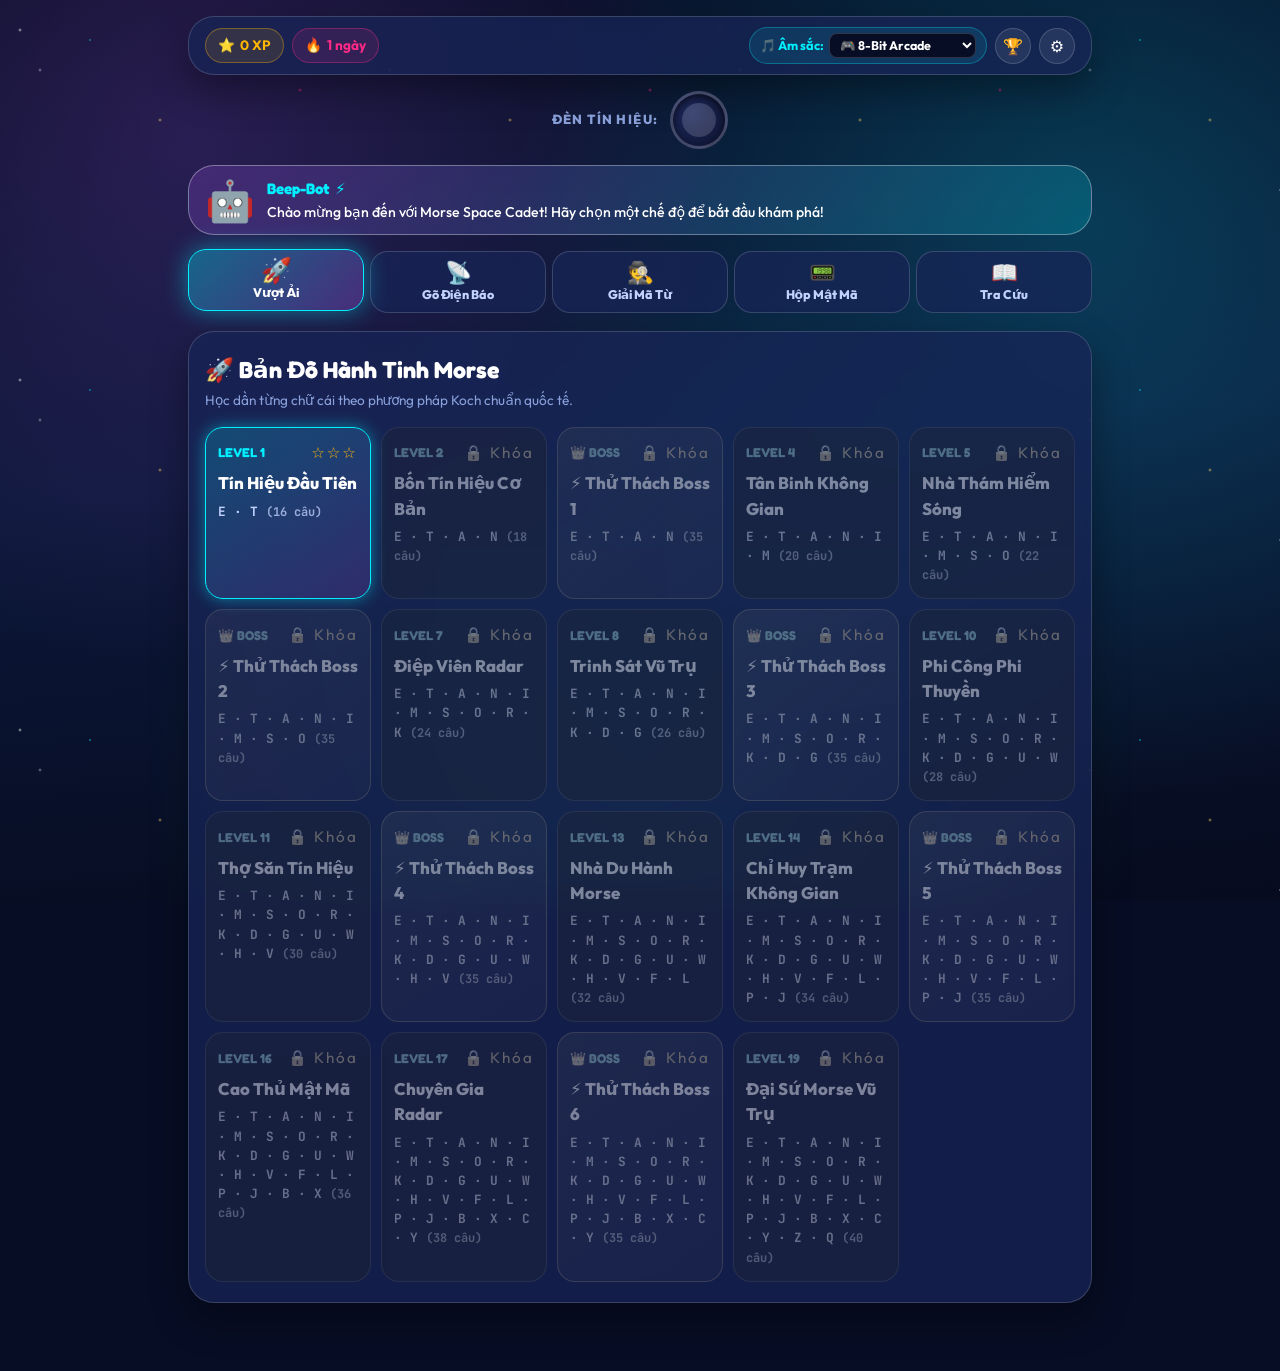
<file: index.html>
﻿<!DOCTYPE html>
<html lang="vi">
<head>
  <meta charset="UTF-8">
  <meta name="viewport" content="width=device-width, initial-scale=1.0">
  <meta name="theme-color" content="#070d24">
  <meta name="description" content="Morse Space Cadet - Ứng dụng luyện tập mã Morse trực quan, đa giác quan và vui nhộn dành cho thiếu nhi và người mới bắt đầu.">
  <title>Morse Space Cadet 🚀 · Phiêu Lưu Mã Morse Thiếu Nhi</title>

  <!-- Google Fonts: Fredoka (Friendly Display), Outfit (Modern Clean), JetBrains Mono -->
  <link rel="preconnect" href="https://fonts.googleapis.com">
  <link rel="preconnect" href="https://fonts.gstatic.com" crossorigin>
  <link href="https://fonts.googleapis.com/css2?family=Fredoka:wght@500;600;700&family=JetBrains+Mono:wght@700;800&family=Outfit:wght@400;600;800;900&display=swap" rel="stylesheet">

  <!-- PWA & iOS Mobile App Support -->
  <link rel="manifest" href="manifest.json">
  <meta name="apple-mobile-web-app-capable" content="yes">
  <meta name="apple-mobile-web-app-status-bar-style" content="black-translucent">
  <meta name="apple-mobile-web-app-title" content="Morse Cadet">
  <link rel="apple-touch-icon" href="icons/apple-touch-icon.png">

  <style>
/* ==========================================================================
   MORSE SPACE CADET - MAIN DESIGN SYSTEM
   ========================================================================== */

:root {
  /* Color Palette: Space Adventure */
  --bg-space-dark: #070d24;
  --bg-space-medium: #0d183d;
  --bg-space-light: #162456;
  --bg-card: rgba(23, 37, 86, 0.75);
  --bg-card-hover: rgba(30, 49, 114, 0.85);
  --bg-glass: rgba(255, 255, 255, 0.08);
  --border-glass: rgba(255, 255, 255, 0.16);
  --border-glass-bright: rgba(255, 255, 255, 0.35);

  /* Primary & Accent Glows */
  --neon-cyan: #00f0ff;
  --neon-cyan-glow: rgba(0, 240, 255, 0.45);
  --neon-amber: #ffb703;
  --neon-amber-glow: rgba(255, 183, 3, 0.45);
  --neon-green: #06d6a0;
  --neon-green-glow: rgba(6, 214, 160, 0.45);
  --neon-pink: #ff2a85;
  --neon-pink-glow: rgba(255, 42, 133, 0.45);
  --neon-purple: #9d4edd;
  --neon-purple-glow: rgba(157, 78, 221, 0.45);

  /* Typography */
  --font-family-display: 'Fredoka', 'Outfit', system-ui, -apple-system, sans-serif;
  --font-family-body: 'Outfit', system-ui, -apple-system, sans-serif;
  --font-family-mono: 'JetBrains Mono', 'Courier New', monospace;

  /* Text Colors */
  --text-primary: #ffffff;
  --text-secondary: #c2d2ff;
  --text-muted: #8aa1db;
  --text-inverse: #070d24;

  /* UI Tokens */
  --radius-sm: 10px;
  --radius-md: 18px;
  --radius-lg: 26px;
  --radius-full: 9999px;
  --shadow-card: 0 16px 36px rgba(0, 0, 0, 0.35);
  --shadow-glow-cyan: 0 0 25px var(--neon-cyan-glow);
  --shadow-glow-amber: 0 0 25px var(--neon-amber-glow);
  --shadow-glow-green: 0 0 25px var(--neon-green-glow);
  --transition-fast: 0.15s cubic-bezier(0.4, 0, 0.2, 1);
  --transition-bounce: 0.35s cubic-bezier(0.34, 1.56, 0.64, 1);
}

/* ==========================================================================
   RESET & BASE
   ========================================================================== */

*, *::before, *::after {
  box-sizing: border-box;
  margin: 0;
  padding: 0;
}

html {
  font-size: 16px;
  scroll-behavior: smooth;
  -webkit-tap-highlight-color: transparent;
}

body {
  min-height: 100vh;
  font-family: var(--font-family-body);
  color: var(--text-primary);
  background-color: var(--bg-space-dark);
  background-image: 
    radial-gradient(circle at 15% 15%, rgba(157, 78, 221, 0.22) 0%, transparent 40%),
    radial-gradient(circle at 85% 25%, rgba(0, 240, 255, 0.18) 0%, transparent 45%),
    radial-gradient(circle at 50% 85%, rgba(6, 214, 160, 0.16) 0%, transparent 50%),
    linear-gradient(175deg, #070d24 0%, #0c183a 50%, #060b1e 100%);
  background-attachment: fixed;
  overflow-x: hidden;
  line-height: 1.5;
}

/* Cosmic Twinkle Stars Background */
body::before {
  content: "";
  position: fixed;
  inset: 0;
  background-image: 
    radial-gradient(2px 2px at 20px 30px, #ffffff, rgba(0,0,0,0)),
    radial-gradient(2px 2px at 40px 70px, rgba(255,255,255,0.7), rgba(0,0,0,0)),
    radial-gradient(1.5px 1.5px at 90px 40px, #00f0ff, rgba(0,0,0,0)),
    radial-gradient(2px 2px at 160px 120px, #ffd166, rgba(0,0,0,0)),
    radial-gradient(1.5px 1.5px at 230px 190px, rgba(255,255,255,0.8), rgba(0,0,0,0)),
    radial-gradient(2px 2px at 300px 90px, #ff2a85, rgba(0,0,0,0));
  background-repeat: repeat;
  background-size: 350px 350px;
  opacity: 0.65;
  pointer-events: none;
  z-index: 0;
}

/* Container */
.app-container {
  position: relative;
  width: min(920px, 94vw);
  margin: 0 auto;
  padding: 16px 8px 48px;
  z-index: 1;
}

button {
  font-family: inherit;
  border: none;
  background: none;
  cursor: pointer;
  outline: none;
}

input, select {
  font-family: inherit;
}

/* Accessibility */
.sr-only {
  position: absolute;
  width: 1px;
  height: 1px;
  padding: 0;
  margin: -1px;
  overflow: hidden;
  clip: rect(0, 0, 0, 0);
  border: 0;
}

.hidden {
  display: none !important;
}

/* ==========================================================================
   MORSE SPACE CADET - THEME SPACE & COMPONENTS (OPTIMIZED FOR MOBILE & DESKTOP)
   ========================================================================== */

/* Header & Top Status HUD */
.top-hud {
  display: flex;
  align-items: center;
  justify-content: space-between;
  flex-wrap: wrap;
  gap: 10px;
  margin-bottom: 16px;
  padding: 10px 16px;
  background: var(--bg-card);
  border: 1px solid var(--border-glass);
  border-radius: var(--radius-lg);
  backdrop-filter: blur(16px);
  box-shadow: var(--shadow-card);
}

.hud-left, .hud-right {
  display: flex;
  align-items: center;
  gap: 8px;
  flex-wrap: wrap;
}

.hud-pill {
  display: inline-flex;
  align-items: center;
  gap: 5px;
  padding: 6px 12px;
  background: var(--bg-glass);
  border: 1px solid var(--border-glass);
  border-radius: var(--radius-full);
  font-size: 0.85rem;
  font-weight: 700;
  color: var(--text-secondary);
  transition: var(--transition-fast);
  user-select: none;
}

.hud-pill:hover {
  background: rgba(255, 255, 255, 0.14);
  border-color: var(--border-glass-bright);
}

.hud-pill.xp-pill {
  color: var(--neon-amber);
  border-color: rgba(255, 183, 3, 0.35);
  background: rgba(255, 183, 3, 0.12);
}

.hud-pill.streak-pill {
  color: var(--neon-pink);
  border-color: rgba(255, 42, 133, 0.35);
  background: rgba(255, 42, 133, 0.12);
}

/* Sound Skin Selector & Controls */
.skin-selector {
  display: flex;
  align-items: center;
  gap: 5px;
  padding: 5px 10px;
  background: rgba(0, 240, 255, 0.1);
  border: 1px solid rgba(0, 240, 255, 0.3);
  border-radius: var(--radius-full);
  font-size: 0.8rem;
  font-weight: 700;
  color: var(--neon-cyan);
}

.skin-select-dropdown {
  background: var(--bg-space-dark);
  color: #fff;
  border: 1px solid var(--border-glass);
  border-radius: 8px;
  padding: 3px 6px;
  font-size: 0.78rem;
  font-weight: 700;
  cursor: pointer;
}

.icon-btn {
  display: inline-flex;
  align-items: center;
  justify-content: center;
  width: 36px;
  height: 36px;
  background: var(--bg-glass);
  border: 1px solid var(--border-glass);
  border-radius: 50%;
  color: #fff;
  font-size: 1rem;
  transition: var(--transition-fast);
}

.icon-btn:hover {
  background: rgba(255, 255, 255, 0.18);
  transform: scale(1.08);
}

.icon-btn.active {
  background: var(--neon-cyan);
  color: var(--text-inverse);
  box-shadow: 0 0 12px var(--neon-cyan-glow);
}

/* ==========================================================================
   SIGNAL BEACON HUD (LIGHT & SOUND VISUALIZER)
   ========================================================================== */

.signal-beacon-wrap {
  display: flex;
  align-items: center;
  justify-content: center;
  gap: 12px;
  margin: 8px 0 16px;
}

.beacon-lamp {
  position: relative;
  width: 58px;
  height: 58px;
  border-radius: 50%;
  background: radial-gradient(circle at 35% 35%, #1e295d, #0d1330);
  border: 3px solid rgba(255, 255, 255, 0.2);
  box-shadow: inset 0 3px 8px rgba(0, 0, 0, 0.6);
  display: flex;
  align-items: center;
  justify-content: center;
  transition: all 0.05s ease;
}

.beacon-core {
  width: 34px;
  height: 34px;
  border-radius: 50%;
  background: rgba(255, 255, 255, 0.15);
  transition: all 0.05s ease;
}

.beacon-lamp.flashing {
  border-color: #fff;
  box-shadow: 
    0 0 20px #ffea00,
    0 0 45px #ffb703,
    0 0 80px rgba(255, 183, 3, 0.8),
    inset 0 0 15px #ffffff;
  transform: scale(1.1);
}

.beacon-lamp.flashing .beacon-core {
  background: #ffffff;
  box-shadow: 0 0 25px #ffffff;
}

.beacon-label {
  font-size: 0.82rem;
  font-weight: 800;
  text-transform: uppercase;
  letter-spacing: 1.2px;
  color: var(--text-muted);
}

/* ==========================================================================
   MASCOT BEEP-BOT
   ========================================================================== */

.mascot-container {
  display: flex;
  align-items: center;
  gap: 12px;
  margin-bottom: 16px;
  padding: 12px 16px;
  background: linear-gradient(135deg, rgba(157, 78, 221, 0.25), rgba(0, 240, 255, 0.18));
  border: 1px solid var(--border-glass-bright);
  border-radius: var(--radius-lg);
  backdrop-filter: blur(12px);
  position: relative;
  overflow: hidden;
}

.mascot-bot {
  position: relative;
  font-size: 2.5rem;
  line-height: 1;
  flex-shrink: 0;
  animation: floatBot 3s ease-in-out infinite;
}

.mascot-bubble {
  position: relative;
  flex: 1;
  min-width: 0;
}

.mascot-name {
  font-family: var(--font-family-display);
  font-size: 0.95rem;
  font-weight: 800;
  color: var(--neon-cyan);
  display: flex;
  align-items: center;
  gap: 5px;
}

.mascot-msg {
  font-size: 0.88rem;
  color: #fff;
  margin-top: 2px;
  font-weight: 500;
  line-height: 1.35;
  word-break: break-word;
}

/* ==========================================================================
   MAIN NAVIGATION TABS (5 MODES)
   ========================================================================== */

.nav-tabs {
  display: grid;
  grid-template-columns: repeat(5, 1fr);
  gap: 6px;
  margin-bottom: 18px;
  width: 100%;
}

.tab-btn {
  display: flex;
  flex-direction: column;
  align-items: center;
  justify-content: center;
  gap: 4px;
  padding: 10px 4px;
  background: var(--bg-card);
  border: 1px solid var(--border-glass);
  border-radius: var(--radius-md);
  color: var(--text-secondary);
  font-size: 0.78rem;
  font-weight: 800;
  text-align: center;
  cursor: pointer;
  transition: var(--transition-bounce);
  user-select: none;
  min-width: 0;
}

.tab-btn .tab-icon {
  font-size: 1.35rem;
  line-height: 1;
  transition: transform var(--transition-bounce);
}

.tab-btn:hover {
  background: var(--bg-card-hover);
  border-color: var(--border-glass-bright);
  color: #fff;
  transform: translateY(-2px);
}

.tab-btn.active {
  background: linear-gradient(135deg, rgba(0, 240, 255, 0.35), rgba(157, 78, 221, 0.35));
  border-color: var(--neon-cyan);
  color: #fff;
  box-shadow: var(--shadow-glow-cyan);
  transform: translateY(-2px);
}

.tab-btn.active .tab-icon {
  transform: scale(1.15);
}

/* ==========================================================================
   CARDS & PANELS
   ========================================================================== */

.game-card {
  background: var(--bg-card);
  border: 1px solid var(--border-glass);
  border-radius: var(--radius-lg);
  padding: 20px 16px;
  backdrop-filter: blur(14px);
  box-shadow: var(--shadow-card);
  margin-bottom: 20px;
  position: relative;
  overflow: hidden;
  width: 100%;
}

.card-header {
  display: flex;
  align-items: center;
  justify-content: space-between;
  flex-wrap: wrap;
  gap: 10px;
  margin-bottom: 16px;
}

.card-title {
  font-family: var(--font-family-display);
  font-size: clamp(1.2rem, 4.5vw, 1.45rem);
  font-weight: 800;
  color: #fff;
  display: flex;
  align-items: center;
  gap: 6px;
}

.card-subtitle {
  font-size: 0.85rem;
  color: var(--text-muted);
  margin-top: 3px;
}

/* ==========================================================================
   BUTTONS
   ========================================================================== */

.btn {
  display: inline-flex;
  align-items: center;
  justify-content: center;
  gap: 6px;
  padding: 10px 20px;
  border-radius: var(--radius-full);
  font-family: var(--font-family-display);
  font-size: 0.95rem;
  font-weight: 800;
  text-transform: uppercase;
  letter-spacing: 0.5px;
  transition: var(--transition-bounce);
  cursor: pointer;
  user-select: none;
  box-shadow: 0 6px 16px rgba(0, 0, 0, 0.25);
  text-align: center;
  white-space: nowrap;
}

.btn:hover {
  transform: translateY(-2px) scale(1.02);
}

.btn:active {
  transform: translateY(1px) scale(0.98);
}

.btn-primary {
  background: linear-gradient(135deg, #00f0ff, #0099ff);
  color: #070d24;
  box-shadow: 0 0 16px var(--neon-cyan-glow);
}

.btn-success {
  background: linear-gradient(135deg, #06d6a0, #05a077);
  color: #070d24;
  box-shadow: 0 0 16px var(--neon-green-glow);
}

.btn-danger {
  background: linear-gradient(135deg, #ff2a85, #d90429);
  color: #fff;
  box-shadow: 0 0 16px var(--neon-pink-glow);
}

.btn-accent {
  background: linear-gradient(135deg, #ffd166, #ff9f1c);
  color: #070d24;
  box-shadow: 0 0 16px var(--neon-amber-glow);
}

.btn-ghost {
  background: var(--bg-glass);
  color: var(--text-secondary);
  border: 1px solid var(--border-glass);
}

.btn-ghost:hover {
  background: rgba(255, 255, 255, 0.16);
  color: #fff;
  border-color: var(--border-glass-bright);
}

.btn-lg {
  padding: 14px 28px;
  font-size: 1.05rem;
}

.btn-sm {
  padding: 6px 14px;
  font-size: 0.8rem;
}

/* ==========================================================================
   ADVENTURE MODE & QUIZ UI
   ========================================================================== */

.quiz-hero-display {
  display: flex;
  flex-direction: column;
  align-items: center;
  justify-content: center;
  margin: 12px 0 18px;
  text-align: center;
}

.quiz-signal-dots {
  font-family: var(--font-family-mono);
  font-size: clamp(2.2rem, 7vw, 3.4rem);
  font-weight: 900;
  color: var(--neon-cyan);
  letter-spacing: clamp(6px, 2vw, 12px);
  min-height: 56px;
  display: flex;
  align-items: center;
  justify-content: center;
  text-shadow: 0 0 15px var(--neon-cyan-glow);
}

.quiz-feedback {
  font-size: clamp(0.9rem, 3.5vw, 1.05rem);
  font-weight: 700;
  color: var(--text-secondary);
  margin-top: 6px;
  min-height: 24px;
}

.challenge-hud {
  display: flex;
  align-items: center;
  justify-content: space-between;
  padding: 8px 14px;
  background: rgba(255, 183, 3, 0.14);
  border: 1px solid rgba(255, 183, 3, 0.35);
  border-radius: var(--radius-md);
  margin-bottom: 12px;
  font-size: 0.88rem;
  font-weight: 800;
}

.hearts-display {
  font-size: 1.2rem;
  letter-spacing: 3px;
}

.progress-bar-container {
  width: 100%;
  height: 10px;
  background: rgba(255, 255, 255, 0.1);
  border-radius: var(--radius-full);
  overflow: hidden;
  margin: 8px 0 16px;
}

.progress-bar-fill {
  height: 100%;
  width: 0%;
  background: linear-gradient(90deg, var(--neon-cyan), var(--neon-green));
  border-radius: var(--radius-full);
  transition: width 0.3s ease;
  box-shadow: 0 0 12px var(--neon-green-glow);
}

/* ==========================================================================
   MOBILE-PERFECT INTERACTIVE MORSE KEYBOARD
   ========================================================================== */

.morse-keyboard {
  display: flex;
  flex-direction: column;
  gap: 6px;
  width: 100%;
  max-width: 680px;
  margin: 0 auto;
  box-sizing: border-box;
}

.keyboard-row {
  display: flex;
  justify-content: center;
  align-items: center;
  gap: 4px;
  width: 100%;
  box-sizing: border-box;
}

.key-btn {
  flex: 1 1 0;
  min-width: 0;
  max-width: 58px;
  height: 48px;
  padding: 0 2px;
  border-radius: 10px;
  background: rgba(255, 255, 255, 0.1);
  border: 1px solid var(--border-glass);
  color: #fff;
  font-family: var(--font-family-display);
  font-size: clamp(1.05rem, 3.8vw, 1.25rem);
  font-weight: 800;
  cursor: pointer;
  transition: all 0.1s ease;
  box-shadow: 0 3px 8px rgba(0, 0, 0, 0.2);
  display: flex;
  align-items: center;
  justify-content: center;
  user-select: none;
  -webkit-user-select: none;
}

.key-btn.active {
  background: linear-gradient(145deg, #1e3a8a, #2563eb);
  border-color: #60a5fa;
}

.key-btn.active:hover {
  background: linear-gradient(145deg, #2563eb, #3b82f6);
  transform: translateY(-2px);
  box-shadow: 0 5px 12px rgba(37, 99, 235, 0.4);
}

.key-btn.active:active {
  transform: translateY(1px);
}

.key-btn.disabled {
  opacity: 0.22;
  cursor: not-allowed;
  pointer-events: none;
}

.key-btn.correct-burst {
  background: var(--neon-green) !important;
  color: #070d24 !important;
  transform: scale(1.12) !important;
  box-shadow: 0 0 16px var(--neon-green-glow) !important;
}

.key-btn.wrong-burst {
  background: var(--neon-pink) !important;
  color: #fff !important;
  animation: shake 0.4s ease;
}

/* ==========================================================================
   TELEGRAPH KEYER (SENDING MODE)
   ========================================================================== */

.keyer-station {
  display: flex;
  flex-direction: column;
  align-items: center;
  text-align: center;
  gap: 16px;
  width: 100%;
}

.telegraph-key-outer {
  position: relative;
  width: min(200px, 52vw);
  aspect-ratio: 1;
  border-radius: 50%;
  padding: 12px;
  background: radial-gradient(circle at 35% 35%, #2a3b75, #111a3d);
  box-shadow: 0 12px 26px rgba(0, 0, 0, 0.4), inset 0 2px 6px rgba(255, 255, 255, 0.2);
  display: flex;
  align-items: center;
  justify-content: center;
}

.telegraph-key-btn {
  width: 100%;
  height: 100%;
  border-radius: 50%;
  background: radial-gradient(circle at 35% 30%, #7ff1d1, #06d6a0 60%, #039e75);
  border: 4px solid rgba(255, 255, 255, 0.4);
  color: #052a20;
  font-family: var(--font-family-display);
  font-size: clamp(1rem, 3.8vw, 1.25rem);
  font-weight: 900;
  cursor: pointer;
  user-select: none;
  touch-action: none;
  box-shadow: 
    0 8px 18px rgba(0, 0, 0, 0.3),
    inset 0 -6px 10px rgba(0, 0, 0, 0.2),
    inset 0 5px 10px rgba(255, 255, 255, 0.4);
  transition: all 0.08s ease;
  display: flex;
  flex-direction: column;
  align-items: center;
  justify-content: center;
  line-height: 1.2;
}

.telegraph-key-btn.pressed {
  transform: translateY(5px) scale(0.96);
  background: radial-gradient(circle at 35% 30%, #a2ffe7, #06d6a0 70%, #02805e);
  box-shadow: 
    0 3px 8px rgba(0, 0, 0, 0.2),
    0 0 22px var(--neon-green-glow),
    inset 0 4px 10px rgba(0, 0, 0, 0.3);
}

.sending-readout-box {
  width: 100%;
  max-width: 440px;
  min-height: 50px;
  padding: 10px 16px;
  background: rgba(4, 9, 26, 0.6);
  border: 1px solid var(--border-glass);
  border-radius: var(--radius-md);
  font-family: var(--font-family-mono);
  font-size: clamp(1.3rem, 5vw, 1.6rem);
  font-weight: 800;
  color: var(--neon-cyan);
  letter-spacing: 5px;
  display: flex;
  align-items: center;
  justify-content: center;
}

/* ==========================================================================
   WORD DECODER (SECRET WORD MISSION)
   ========================================================================== */

.word-mission-box {
  display: flex;
  flex-direction: column;
  align-items: center;
  gap: 14px;
  width: 100%;
}

.mystery-slots {
  display: flex;
  gap: 8px;
  flex-wrap: wrap;
  justify-content: center;
  width: 100%;
}

.mystery-slot {
  width: clamp(38px, 11vw, 54px);
  height: clamp(48px, 14vw, 64px);
  background: rgba(255, 255, 255, 0.08);
  border: 2px dashed rgba(255, 255, 255, 0.25);
  border-radius: var(--radius-md);
  display: flex;
  align-items: center;
  justify-content: center;
  font-family: var(--font-family-display);
  font-size: clamp(1.4rem, 5vw, 1.85rem);
  font-weight: 900;
  color: #fff;
  transition: var(--transition-bounce);
}

.mystery-slot.revealed {
  border: 2px solid var(--neon-cyan);
  background: rgba(0, 240, 255, 0.15);
  color: var(--neon-cyan);
  box-shadow: 0 0 14px var(--neon-cyan-glow);
  animation: popIn 0.3s cubic-bezier(0.34, 1.56, 0.64, 1);
}

.mystery-slot.current {
  border-color: var(--neon-amber);
  background: rgba(255, 183, 3, 0.12);
  box-shadow: 0 0 14px var(--neon-amber-glow);
}

.word-clue-pill {
  padding: 6px 14px;
  background: rgba(157, 78, 221, 0.15);
  border: 1px solid rgba(157, 78, 221, 0.4);
  border-radius: var(--radius-full);
  font-size: 0.85rem;
  font-weight: 700;
  color: #e0aaff;
  text-align: center;
}

/* ==========================================================================
   DECODER MODE TOGGLE & SENTENCE SLOTS STYLES
   ========================================================================== */
.decoder-mode-toggle {
  display: flex;
  gap: 10px;
  justify-content: center;
  margin-bottom: 12px;
  flex-wrap: wrap;
}

.mode-pill {
  padding: 8px 18px;
  background: rgba(255, 255, 255, 0.08);
  border: 1px solid rgba(255, 255, 255, 0.18);
  border-radius: var(--radius-full);
  color: var(--text-secondary);
  font-family: var(--font-family-display);
  font-weight: 700;
  font-size: 0.95rem;
  cursor: pointer;
  transition: var(--transition-bounce);
}

.mode-pill:hover {
  background: rgba(0, 240, 255, 0.15);
  border-color: var(--neon-cyan);
  color: #fff;
  transform: translateY(-2px);
}

.mode-pill.active {
  background: linear-gradient(135deg, rgba(0, 240, 255, 0.25), rgba(157, 78, 221, 0.35));
  border-color: var(--neon-cyan);
  color: #fff;
  box-shadow: 0 0 16px var(--neon-cyan-glow);
}

.decoder-controls-row {
  display: flex;
  gap: 10px;
  flex-wrap: wrap;
  justify-content: center;
}

.mystery-sentence-container {
  display: flex;
  flex-wrap: wrap;
  gap: 14px 18px;
  justify-content: center;
  align-items: center;
  max-width: 960px;
  width: 100%;
  padding: 10px;
}

.mystery-word-group {
  display: flex;
  gap: 6px;
  align-items: center;
  background: rgba(255, 255, 255, 0.04);
  padding: 8px 10px;
  border-radius: var(--radius-md);
  border: 1px solid rgba(255, 255, 255, 0.08);
  box-shadow: 0 4px 12px rgba(0, 0, 0, 0.2);
}

.mystery-slot.sentence-slot {
  width: clamp(32px, 8vw, 44px);
  height: clamp(42px, 11vw, 56px);
  font-size: clamp(1.2rem, 4vw, 1.6rem);
}

/* ==========================================================================
   TRANSLATOR & BROADCASTER
   ========================================================================== */

.translator-grid {
  display: grid;
  grid-template-columns: repeat(auto-fit, minmax(260px, 1fr));
  gap: 14px;
  width: 100%;
}

.trans-box {
  display: flex;
  flex-direction: column;
  gap: 8px;
}

.trans-box textarea {
  width: 100%;
  min-height: 100px;
  padding: 12px;
  border-radius: var(--radius-md);
  background: rgba(6, 12, 33, 0.7);
  border: 1px solid var(--border-glass);
  color: #fff;
  font-size: 0.95rem;
  line-height: 1.45;
  resize: vertical;
}

.trans-box textarea:focus {
  outline: none;
  border-color: var(--neon-cyan);
  box-shadow: 0 0 12px var(--neon-cyan-glow);
}

.trans-box textarea.morse-area {
  font-family: var(--font-family-mono);
  letter-spacing: 3px;
  color: var(--neon-cyan);
}

/* ==========================================================================
   FLASHCARDS & MNEMONICS
   ========================================================================== */

.flashcard-grid {
  display: grid;
  grid-template-columns: repeat(auto-fill, minmax(110px, 1fr));
  gap: 10px;
  width: 100%;
}

.mnemonic-card {
  background: var(--bg-card);
  border: 1px solid var(--border-glass);
  border-radius: var(--radius-md);
  padding: 12px 8px;
  display: flex;
  flex-direction: column;
  align-items: center;
  text-align: center;
  cursor: pointer;
  transition: var(--transition-bounce);
}

.mnemonic-card:hover {
  background: var(--bg-card-hover);
  border-color: var(--neon-cyan);
  transform: translateY(-3px);
  box-shadow: 0 6px 16px rgba(0, 240, 255, 0.25);
}

.mnemonic-letter {
  font-family: var(--font-family-display);
  font-size: 1.75rem;
  font-weight: 900;
  color: #fff;
}

.mnemonic-code {
  font-family: var(--font-family-mono);
  font-size: 1.05rem;
  font-weight: 800;
  color: var(--neon-cyan);
  letter-spacing: 2px;
  margin: 3px 0;
}

.mnemonic-icon {
  font-size: 1.4rem;
  margin-top: 3px;
}

.mnemonic-word {
  font-size: 0.74rem;
  color: var(--text-muted);
  font-weight: 600;
}

/* ==========================================================================
   LEVEL SELECTION MAP
   ========================================================================== */

.level-map-grid {
  display: grid;
  grid-template-columns: repeat(auto-fill, minmax(140px, 1fr));
  gap: 10px;
  margin-top: 14px;
  width: 100%;
}

.level-card-btn {
  background: var(--bg-card);
  border: 1px solid var(--border-glass);
  border-radius: var(--radius-md);
  padding: 14px 12px;
  display: flex;
  flex-direction: column;
  gap: 6px;
  text-align: left;
  cursor: pointer;
  transition: var(--transition-bounce);
  position: relative;
}

.level-card-btn:hover:not(.locked) {
  background: var(--bg-card-hover);
  border-color: var(--neon-cyan);
  transform: translateY(-2px);
  box-shadow: 0 8px 20px rgba(0, 0, 0, 0.3);
}

.level-card-btn.current {
  border-color: var(--neon-cyan);
  background: linear-gradient(145deg, rgba(0, 240, 255, 0.2), rgba(157, 78, 221, 0.2));
  box-shadow: 0 0 16px var(--neon-cyan-glow);
}

.level-card-btn.challenge {
  border-color: rgba(255, 183, 3, 0.4);
  background: linear-gradient(145deg, rgba(255, 183, 3, 0.15), rgba(255, 42, 133, 0.15));
}

.level-card-btn.locked {
  opacity: 0.45;
  cursor: not-allowed;
  filter: grayscale(0.8);
}

.level-stars {
  color: var(--neon-amber);
  font-size: 0.95rem;
  letter-spacing: 2px;
}

.level-num-badge {
  font-family: var(--font-family-display);
  font-size: 0.8rem;
  font-weight: 800;
  color: var(--neon-cyan);
}

.level-letters-tag {
  font-family: var(--font-family-mono);
  font-size: 0.8rem;
  font-weight: 700;
  color: var(--text-secondary);
}

/* ==========================================================================
   BADGES & TROPHIES
   ========================================================================== */

.badge-grid {
  display: grid;
  grid-template-columns: repeat(auto-fill, minmax(110px, 1fr));
  gap: 10px;
  width: 100%;
}

.badge-item {
  background: var(--bg-card);
  border: 1px solid var(--border-glass);
  border-radius: var(--radius-md);
  padding: 12px 8px;
  display: flex;
  flex-direction: column;
  align-items: center;
  text-align: center;
  gap: 4px;
  transition: var(--transition-fast);
}

.badge-item.unlocked {
  border-color: var(--neon-amber);
  background: rgba(255, 183, 3, 0.1);
  box-shadow: 0 0 12px var(--neon-amber-glow);
}

.badge-item.locked {
  opacity: 0.35;
  filter: grayscale(1);
}

.badge-icon {
  font-size: 1.8rem;
}

.badge-title {
  font-family: var(--font-family-display);
  font-size: 0.8rem;
  font-weight: 800;
  color: #fff;
}

.badge-desc {
  font-size: 0.7rem;
  color: var(--text-muted);
}

/* ==========================================================================
   MODAL DIALOGS
   ========================================================================== */

.modal-overlay {
  position: fixed;
  inset: 0;
  background: rgba(4, 8, 24, 0.85);
  backdrop-filter: blur(8px);
  display: flex;
  align-items: center;
  justify-content: center;
  padding: 14px;
  z-index: 100;
  animation: fadeIn 0.2s ease;
}

.modal-box {
  width: min(500px, 94vw);
  background: linear-gradient(160deg, #162456, #0d183d);
  border: 1px solid var(--border-glass-bright);
  border-radius: var(--radius-lg);
  padding: 24px 18px;
  text-align: center;
  box-shadow: 0 20px 50px rgba(0, 0, 0, 0.6);
  animation: popIn 0.35s cubic-bezier(0.34, 1.56, 0.64, 1);
}

.modal-icon {
  font-size: 3.5rem;
  margin-bottom: 10px;
}

.modal-title {
  font-family: var(--font-family-display);
  font-size: clamp(1.4rem, 5vw, 1.7rem);
  font-weight: 900;
  color: #fff;
  margin-bottom: 6px;
}

.modal-desc {
  font-size: 0.92rem;
  color: var(--text-secondary);
  line-height: 1.45;
  margin-bottom: 20px;
}

.modal-actions {
  display: flex;
  gap: 10px;
  justify-content: center;
  flex-wrap: wrap;
}

/* Canvas Confetti */
#confettiCanvas {
  position: fixed;
  inset: 0;
  pointer-events: none;
  z-index: 99;
}

/* ==========================================================================
   RESPONSIVE MEDIA QUERIES FOR PORTRAIT MOBILE
   ========================================================================== */

@media (max-width: 640px) {
  .app-container {
    width: 100%;
    padding: 8px 6px 36px;
  }

  .top-hud {
    padding: 8px 10px;
    gap: 6px;
    margin-bottom: 12px;
  }

  .hud-pill {
    padding: 5px 9px;
    font-size: 0.78rem;
  }

  .skin-selector {
    padding: 4px 8px;
    font-size: 0.75rem;
  }

  .skin-select-dropdown {
    padding: 2px 4px;
    font-size: 0.72rem;
    max-width: 115px;
  }

  .icon-btn {
    width: 32px;
    height: 32px;
    font-size: 0.9rem;
  }

  .signal-beacon-wrap {
    margin: 4px 0 12px;
    gap: 8px;
  }

  .beacon-lamp {
    width: 50px;
    height: 50px;
  }

  .beacon-core {
    width: 28px;
    height: 28px;
  }

  .mascot-container {
    padding: 10px 12px;
    gap: 10px;
    margin-bottom: 12px;
    border-radius: var(--radius-md);
  }

  .mascot-bot {
    font-size: 2rem;
  }

  .mascot-name {
    font-size: 0.88rem;
  }

  .mascot-msg {
    font-size: 0.8rem;
  }

  .nav-tabs {
    gap: 4px;
    margin-bottom: 14px;
  }

  .tab-btn {
    padding: 8px 2px;
    font-size: 0.7rem;
    gap: 2px;
    border-radius: 10px;
  }

  .tab-btn .tab-icon {
    font-size: 1.15rem;
  }

  .game-card {
    padding: 14px 10px;
    border-radius: 16px;
    margin-bottom: 14px;
  }

  /* Keyboard on portrait phones: perfect fit */
  .morse-keyboard {
    gap: 5px;
  }

  .keyboard-row {
    gap: 3px;
  }

  .key-btn {
    height: 44px;
    font-size: 1.1rem;
    border-radius: 8px;
  }

  .quiz-hero-display {
    margin: 6px 0 14px;
  }

  .quiz-signal-dots {
    min-height: 48px;
  }

  .btn {
    padding: 8px 16px;
    font-size: 0.88rem;
  }
}

@media (max-width: 380px) {
  /* Extra small screens like iPhone SE / Galaxy Fold */
  .key-btn {
    height: 40px;
    font-size: 0.98rem;
    border-radius: 6px;
  }

  .keyboard-row {
    gap: 2px;
  }

  .tab-btn {
    font-size: 0.65rem;
    padding: 6px 1px;
  }

  .tab-btn .tab-icon {
    font-size: 1.05rem;
  }
}

/* ==========================================================================
   MORSE SPACE CADET - KEYFRAME ANIMATIONS & EFFECTS
   ========================================================================== */

@keyframes floatBot {
  0%, 100% {
    transform: translateY(0) rotate(0deg);
  }
  50% {
    transform: translateY(-8px) rotate(2deg);
  }
}

@keyframes popIn {
  0% {
    opacity: 0;
    transform: scale(0.85);
  }
  100% {
    opacity: 1;
    transform: scale(1);
  }
}

@keyframes fadeIn {
  0% { opacity: 0; }
  100% { opacity: 1; }
}

@keyframes shake {
  0%, 100% { transform: translateX(0); }
  20%, 60% { transform: translateX(-8px); }
  40%, 80% { transform: translateX(8px); }
}

@keyframes pulseGlow {
  0%, 100% {
    box-shadow: 0 0 15px var(--neon-cyan-glow);
  }
  50% {
    box-shadow: 0 0 35px var(--neon-cyan-glow), 0 0 10px #ffffff;
  }
}

@keyframes starSpin {
  0% { transform: scale(0) rotate(-180deg); opacity: 0; }
  70% { transform: scale(1.25) rotate(15deg); opacity: 1; }
  100% { transform: scale(1) rotate(0deg); opacity: 1; }
}

@keyframes comboFlame {
  0%, 100% {
    filter: drop-shadow(0 0 4px #ffb703) drop-shadow(0 0 8px #ff2a85);
    transform: scale(1);
  }
  50% {
    filter: drop-shadow(0 0 8px #ffb703) drop-shadow(0 0 14px #ff2a85);
    transform: scale(1.08);
  }
}

.anim-shake {
  animation: shake 0.4s ease;
}

.anim-pop {
  animation: popIn 0.3s cubic-bezier(0.34, 1.56, 0.64, 1);
}

.anim-combo-flame {
  animation: comboFlame 1.2s infinite;
}

</style>
</head>
<body>

  <!-- Background Canvas for Confetti Fireworks -->
  <canvas id="confettiCanvas"></canvas>

  <div class="app-container">

    <!-- ====================================================================
         TOP STATUS HUD
         ==================================================================== -->
    <header class="top-hud">
      <div class="hud-left">
        <div class="hud-pill xp-pill">
          <span>⭐</span>
          <span id="hudXp">0 XP</span>
        </div>
        <div class="hud-pill streak-pill">
          <span>🔥</span>
          <span id="hudStreak">1 ngày</span>
        </div>
      </div>

      <div class="hud-right">
        <!-- Sound Skin Selector -->
        <div class="skin-selector">
          <span>🎵 Âm sắc:</span>
          <select id="hudSkinSelect" class="skin-select-dropdown">
            <option value="arcade">🎮 8-Bit Arcade</option>
            <option value="laser">🚀 Laser Blaster</option>
            <option value="sonar">🛸 Cosmic Sonar</option>
            <option value="classic">📻 Cổ Điển LCWO</option>
            <option value="crystal">🔔 Chuông Pha Lê</option>
            <option value="bubble">🫧 Bong Bóng Nước</option>
            <option value="kitty">🐱 Mèo Meo Meo</option>
            <option value="robot">🤖 Robot Bíp Bọp</option>
            <option value="marimba">🎹 Đàn Marimba</option>
            <option value="plasma">⚡ Tia Sét Plasma</option>
          </select>
        </div>

        <button class="icon-btn" id="hudBadgesBtn" title="Tủ Danh Hiệu & Huy Hiệu">🏆</button>
        <button class="icon-btn" id="hudSettingsBtn" title="Cài Đặt">⚙️</button>
      </div>
    </header>

    <!-- ====================================================================
         SIGNAL BEACON LAMP (SYNCHRONIZED LIGHT FLASH)
         ==================================================================== -->
    <div class="signal-beacon-wrap">
      <div class="beacon-label">Đèn Tín Hiệu:</div>
      <div class="beacon-lamp" id="beaconLamp" title="Đèn tín hiệu quang học chớp sáng đồng bộ theo nhịp Morse">
        <div class="beacon-core"></div>
      </div>
    </div>

    <!-- ====================================================================
         MASCOT BEEP-BOT GREETING & STATUS
         ==================================================================== -->
    <div class="mascot-container">
      <div class="mascot-bot" id="mascotBot">🤖</div>
      <div class="mascot-bubble">
        <div class="mascot-name"><span>Beep-Bot</span> <span>⚡</span></div>
        <div class="mascot-msg" id="mascotMsg">Sẵn sàng thám hiểm không gian mã Morse cùng bạn!</div>
      </div>
    </div>

    <!-- ====================================================================
         NAVIGATION TABS (5 GAME & PRACTICE MODES)
         ==================================================================== -->
    <nav class="nav-tabs" role="tablist">
      <button class="tab-btn active" id="tabAdventure" role="tab">
        <span class="tab-icon">🚀</span>
        <span>Vượt Ải</span>
      </button>
      <button class="tab-btn" id="tabSending" role="tab">
        <span class="tab-icon">📡</span>
        <span>Gõ Điện Báo</span>
      </button>
      <button class="tab-btn" id="tabWordDecoder" role="tab">
        <span class="tab-icon">🕵️</span>
        <span>Giải Mã Từ</span>
      </button>
      <button class="tab-btn" id="tabTranslator" role="tab">
        <span class="tab-icon">📟</span>
        <span>Hộp Mật Mã</span>
      </button>
      <button class="tab-btn" id="tabFlashcards" role="tab">
        <span class="tab-icon">📖</span>
        <span>Tra Cứu</span>
      </button>
    </nav>

    <!-- ====================================================================
         TAB 1: ADVENTURE MODE (13 KOCH LESSONS + BOSS REVIEWS)
         ==================================================================== -->
    <main id="viewAdventure">
      <!-- Level Map Select Screen -->
      <section id="levelSelectView" class="game-card">
        <div class="card-header">
          <div>
            <h1 class="card-title">🚀 Bản Đồ Hành Tinh Morse</h1>
            <p class="card-subtitle">Học dần từng chữ cái theo phương pháp Koch chuẩn quốc tế.</p>
          </div>
        </div>
        <div class="level-map-grid" id="levelMapGrid"></div>
      </section>

      <!-- Level Quiz Play Screen (Hidden by default) -->
      <section id="adventurePlayView" class="game-card hidden">
        <div class="card-header">
          <div>
            <h2 class="card-title" id="advLevelTitle">🚀 Level 1 · Tín Hiệu Đầu Tiên</h2>
            <p class="card-subtitle" id="advLevelLetters">Ký tự: E · T</p>
          </div>
          <button class="btn btn-ghost btn-sm" id="advBackToMapTopBtn">🗺️ Đổi Màn</button>
        </div>

        <!-- Boss Challenge Hearts & Status -->
        <div class="challenge-hud hidden" id="advChallengeHud">
          <span>⚡ 15 câu đúng liên tiếp để vượt ải sớm!</span>
          <span class="hearts-display" id="advHearts">❤️❤️❤️</span>
        </div>

        <!-- Progress Track -->
        <div style="display: flex; justify-content: space-between; font-size: 0.88rem; font-weight: 800; color: var(--text-secondary);">
          <span>Tiến trình câu hỏi</span>
          <span id="advProgressText">0 / 16</span>
        </div>
        <div class="progress-bar-container">
          <div class="progress-bar-fill" id="advProgressFill"></div>
        </div>

        <!-- Newly Introduced Letters in this Level -->
        <div style="display: flex; align-items: center; gap: 8px; flex-wrap: wrap; margin-bottom: 12px;">
          <span style="font-size: 0.85rem; font-weight: 800; color: var(--text-muted);">Ký tự mới màn này:</span>
          <div id="advNewLetterCards" style="display: flex; gap: 6px; flex-wrap: wrap;"></div>
        </div>

        <!-- Central Signal & Question Hero Display -->
        <div class="quiz-hero-display">
          <div class="quiz-signal-dots" id="advSignalDots">• • •</div>
          <div class="quiz-feedback" id="advFeedback">Lắng nghe tín hiệu rồi chọn chữ cái tương ứng!</div>
          <div style="margin-top: 14px; display: flex; gap: 10px;">
            <button class="btn btn-primary" id="advReplayAudioBtn">🔊 Nghe Lại (Phím Space)</button>
          </div>
        </div>

        <!-- Interactive Answer Keyboard -->
        <div class="morse-keyboard" id="advKeyboard"></div>
      </section>
    </main>

    <!-- ====================================================================
         TAB 2: SENDING MODE (TELEGRAPH KEYER)
         ==================================================================== -->
    <section id="viewSending" class="game-card hidden">
      <div class="card-header">
        <div>
          <h2 class="card-title">📡 Trạm Phát Tín Hiệu Điện Báo</h2>
          <p class="card-subtitle">Nhấn giữ phím tròn để tự tạo chấm ngắn và gạch dài.</p>
        </div>
        <div style="display: flex; gap: 8px;">
          <button class="btn btn-ghost btn-sm active" id="sendingSubLearnBtn">🎓 Học Gõ</button>
          <button class="btn btn-ghost btn-sm" id="sendingSubChallengeBtn">⚡ Thử Thách</button>
        </div>
      </div>

      <!-- Challenge HUD -->
      <div class="challenge-hud hidden" id="sendingChallengeHud">
        <span id="sendingProgressText">1 / 10</span>
        <span class="hearts-display" id="sendingHearts">❤️❤️❤️</span>
      </div>

      <div class="keyer-station">
        <div>
          <div style="font-size: 0.9rem; color: var(--text-muted); font-weight: 700;">Hãy phát chữ:</div>
          <div style="font-size: clamp(3.5rem, 10vw, 5rem); font-family: var(--font-family-display); font-weight: 900; line-height: 1.1; color: #fff;" id="sendingTargetLetter">E</div>
          <div style="font-size: 1.5rem; color: var(--neon-cyan); letter-spacing: 6px; font-weight: 900;" id="sendingTargetHint">•</div>
          <button class="btn btn-ghost btn-sm" style="margin-top: 8px;" id="sendingSampleAudioBtn">🔊 Nghe Mẫu</button>
        </div>

        <!-- Large Tactile Telegraph Key Button -->
        <div class="telegraph-key-outer">
          <button class="telegraph-key-btn" id="telegraphKeyBtn">NHẤN &amp; GIỮ<br><span style="font-size: 0.8rem; opacity: 0.85;">(Hoặc Space)</span></button>
        </div>

        <div class="sending-readout-box" id="sendingReadout">• • •</div>
        <div id="sendingFeedbackMsg" style="min-height: 24px; font-size: 0.95rem; font-weight: 700; color: var(--text-secondary);">Nhấn ngắn = Chấm (•) · Nhấn lâu hơn = Gạch (—)</div>

        <div style="display: flex; gap: 10px;">
          <button class="btn btn-ghost btn-sm" id="sendingResetBufferBtn">↻ Xóa Bộ Nhớ Đệm</button>
        </div>
      </div>
    </section>

    <!-- ====================================================================
         TAB 3: WORD DECODER (SECRET WORD MISSION)
         ==================================================================== -->
    <section id="viewWordDecoder" class="game-card hidden">
      <div class="card-header">
        <div>
          <h2 class="card-title">🕵️ Điệp Viên Giải Mã Mật Thư (Không Gợi Ý)</h2>
          <p class="card-subtitle">Luyện đôi tai mật vụ: Lắng nghe tín hiệu âm thanh Morse để tự giải mã từ và câu dài.</p>
        </div>
        <button class="btn btn-accent btn-sm" id="wordNextMissionBtn">Đổi Thử Thách ↻</button>
      </div>

      <!-- Mode Selector: Từ Vựng vs Câu Dài 5-7 Từ -->
      <div class="decoder-mode-toggle">
        <button class="mode-pill active" id="btnDecoderModeWord">🔤 Từ Vựng (Không Gợi Ý)</button>
        <button class="mode-pill" id="btnDecoderModeSentence">📜 Câu Dài 5-7 Từ (Không Gợi Ý)</button>
      </div>

      <div class="word-mission-box">
        <div class="word-clue-pill" id="wordCategoryClue">🔒 Mật mã điệp viên: Cấp độ Không Gợi Ý · Lắng nghe tín hiệu để phá mã</div>

        <!-- Mystery Letter Slots Container -->
        <div class="mystery-slots" id="wordMysterySlots"></div>

        <div id="wordFeedbackMsg" style="font-size: 1rem; font-weight: 800; color: var(--text-secondary); min-height: 24px;">Lắng nghe tín hiệu của ô đang sáng!</div>

        <div class="decoder-controls-row">
          <button class="btn btn-primary" id="wordPlayLetterBtn">🔊 Nghe Ký Tự Này</button>
          <button class="btn btn-ghost" id="wordPlayFullBtn">🎵 Nghe Cả Từ</button>
          <button class="btn btn-accent" id="wordPlaySentenceBtn" style="display: none;">🌌 Nghe Cả Câu</button>
        </div>

        <!-- Keyboard for Word Guesses -->
        <div class="morse-keyboard" id="wordKeyboard" style="margin-top: 10px;"></div>
      </div>
    </section>

    <!-- ====================================================================
         TAB 4: TRANSLATOR & BROADCASTER
         ==================================================================== -->
    <section id="viewTranslator" class="game-card hidden">
      <div class="card-header">
        <div>
          <h2 class="card-title">📟 Hộp Mật Mã &amp; Phát Sóng Toàn Cầu</h2>
          <p class="card-subtitle">Dịch văn bản sang Morse và phát sóng âm thanh + đèn flash.</p>
        </div>
      </div>

      <!-- Quick Preset Phrases -->
      <div style="display: flex; align-items: center; gap: 8px; flex-wrap: wrap; margin-bottom: 16px;">
        <span style="font-size: 0.85rem; font-weight: 800; color: var(--text-muted);">Mẫu câu nhanh:</span>
        <button class="hud-pill trans-preset-btn" data-text="SOS">🆘 SOS</button>
        <button class="hud-pill trans-preset-btn" data-text="HELLO">👋 HELLO</button>
        <button class="hud-pill trans-preset-btn" data-text="SPACE CADET">🚀 SPACE CADET</button>
        <button class="hud-pill trans-preset-btn" data-text="I LOVE YOU">❤️ I LOVE YOU</button>
      </div>

      <div class="translator-grid">
        <div class="trans-box">
          <label style="font-weight: 800; color: var(--text-secondary);">Văn Bản Bình Thường (Tiếng Việt / English):</label>
          <textarea id="transTextInput" placeholder="Nhập tin nhắn bí mật của bạn ở đây... (Ví dụ: XIN CHAO)"></textarea>
        </div>

        <div class="trans-box">
          <label style="font-weight: 800; color: var(--neon-cyan);">Mã Morse Tương Ứng:</label>
          <textarea id="transMorseInput" class="morse-area" placeholder="Hoặc gõ mã Morse ở đây... (Ví dụ: ... --- ...)"></textarea>
        </div>
      </div>

      <div style="display: flex; gap: 12px; justify-content: center; flex-wrap: wrap; margin-top: 20px;">
        <button class="btn btn-success btn-lg" id="transBroadcastBtn">📡 Phát Tín Hiệu (Loa + Đèn)</button>
        <button class="btn btn-danger" id="transStopBtn">⏹ Dừng Phát</button>
        <button class="btn btn-ghost" id="transCopyMorseBtn">📋 Sao Chép Mã Morse</button>
      </div>
    </section>

    <!-- ====================================================================
         TAB 5: FLASHCARDS & VISUAL MNEMONICS LIBRARY
         ==================================================================== -->
    <section id="viewFlashcards" class="game-card hidden">
      <div class="card-header">
        <div>
          <h2 class="card-title">📖 Thư Viện Tra Cứu &amp; Thẻ Gợi Nhớ (Mnemonics)</h2>
          <p class="card-subtitle">Bấm vào từng thẻ để nghe âm thanh chuẩn và xem mẹo ghi nhớ hình ảnh.</p>
        </div>
        <div style="display: flex; gap: 6px;">
          <button class="btn btn-ghost btn-sm active flashcard-filter-btn" data-filter="all">Tất Cả</button>
          <button class="btn btn-ghost btn-sm flashcard-filter-btn" data-filter="alpha">Chữ Cái (A-Z)</button>
          <button class="btn btn-ghost btn-sm flashcard-filter-btn" data-filter="num">Chữ Số (0-9)</button>
        </div>
      </div>

      <div class="flashcard-grid" id="flashcardGrid"></div>
    </section>

  </div>

  <script>
/* ==========================================================================
   MORSE SPACE CADET - MORSE DATA, LESSONS & MNEMONICS
   ========================================================================== */

const MORSE = {
  // Alphabet
  A: ".-",
  B: "-...",
  C: "-.-.",
  D: "-..",
  E: ".",
  F: "..-.",
  G: "--.",
  H: "....",
  I: "..",
  J: ".---",
  K: "-.-",
  L: ".-..",
  M: "--",
  N: "-.",
  O: "---",
  P: ".--.",
  Q: "--.-",
  R: ".-.",
  S: "...",
  T: "-",
  U: "..-",
  V: "...-",
  W: ".--",
  X: "-..-",
  Y: "-.--",
  Z: "--..",

  // Numbers
  "1": ".----",
  "2": "..---",
  "3": "...--",
  "4": "....-",
  "5": ".....",
  "6": "-....",
  "7": "--...",
  "8": "---..",
  "9": "----.",
  "0": "-----",

  // Punctuation
  "?": "..--..",
  "!": "-.-.--",
  "/": "-..-.",
  "=": "-...-"
};

// Reverse map for decoding
const REVERSE_MORSE = {};
Object.entries(MORSE).forEach(([char, code]) => {
  REVERSE_MORSE[code] = char;
});

// Convert standard dots/dashes to visual symbols
function formatMorseSymbols(code) {
  if (!code) return "";
  return code.replaceAll(".", "•").replaceAll("-", "—");
}

/* ==========================================================================
   13 KOCH METHOD LESSONS
   ========================================================================== */
const LESSONS_DATA = [
  {
    level: 1,
    name: "Tín Hiệu Đầu Tiên",
    newLetters: ["E", "T"],
    letters: ["E", "T"],
    desc: "Làm quen với Chấm ngắn (E) và Gạch dài (T)."
  },
  {
    level: 2,
    name: "Bốn Tín Hiệu Cơ Bản",
    newLetters: ["A", "N"],
    letters: ["E", "T", "A", "N"],
    desc: "Mở rộng với A (•—) và N (—•)."
  },
  {
    level: 3,
    name: "Tân Binh Không Gian",
    newLetters: ["I", "M"],
    letters: ["E", "T", "A", "N", "I", "M"],
    desc: "Thêm I (••) và M (——) cho nhịp điệu."
  },
  {
    level: 4,
    name: "Nhà Thám Hiểm Sóng",
    newLetters: ["S", "O"],
    letters: ["E", "T", "A", "N", "I", "M", "S", "O"],
    desc: "Học tín hiệu huyền thoại SOS (S •••, O ———)."
  },
  {
    level: 5,
    name: "Điệp Viên Radar",
    newLetters: ["R", "K"],
    letters: ["E", "T", "A", "N", "I", "M", "S", "O", "R", "K"],
    desc: "Phản xạ nhanh với R (•—•) và K (—•—)."
  },
  {
    level: 6,
    name: "Trinh Sát Vũ Trụ",
    newLetters: ["D", "G"],
    letters: ["E", "T", "A", "N", "I", "M", "S", "O", "R", "K", "D", "G"],
    desc: "Giải mã các âm thanh trầm D (—••) và G (——•)."
  },
  {
    level: 7,
    name: "Phi Công Phi Thuyền",
    newLetters: ["U", "W"],
    letters: ["E", "T", "A", "N", "I", "M", "S", "O", "R", "K", "D", "G", "U", "W"],
    desc: "Chinh phục U (••—) và W (•——)."
  },
  {
    level: 8,
    name: "Thợ Săn Tín Hiệu",
    newLetters: ["H", "V"],
    letters: ["E", "T", "A", "N", "I", "M", "S", "O", "R", "K", "D", "G", "U", "W", "H", "V"],
    desc: "H (••••) 4 chấm dồn dập và V (•••—) khúc khải hoàn."
  },
  {
    level: 9,
    name: "Nhà Du Hành Morse",
    newLetters: ["F", "L"],
    letters: ["E", "T", "A", "N", "I", "M", "S", "O", "R", "K", "D", "G", "U", "W", "H", "V", "F", "L"],
    desc: "Luyện đôi tai sắc bén với F (••—•) và L (•—••)."
  },
  {
    level: 10,
    name: "Chỉ Huy Trạm Không Gian",
    newLetters: ["P", "J"],
    letters: ["E", "T", "A", "N", "I", "M", "S", "O", "R", "K", "D", "G", "U", "W", "H", "V", "F", "L", "P", "J"],
    desc: "Phát âm dài P (•——•) và J (•———)."
  },
  {
    level: 11,
    name: "Cao Thủ Mật Mã",
    newLetters: ["B", "X"],
    letters: ["E", "T", "A", "N", "I", "M", "S", "O", "R", "K", "D", "G", "U", "W", "H", "V", "F", "L", "P", "J", "B", "X"],
    desc: "Giải mã B (—•••) và X (—••—)."
  },
  {
    level: 12,
    name: "Chuyên Gia Radar",
    newLetters: ["C", "Y"],
    letters: ["E", "T", "A", "N", "I", "M", "S", "O", "R", "K", "D", "G", "U", "W", "H", "V", "F", "L", "P", "J", "B", "X", "C", "Y"],
    desc: "Chuẩn bị về đích với C (—•—•) và Y (—•——)."
  },
  {
    level: 13,
    name: "Đại Sứ Morse Vũ Trụ",
    newLetters: ["Z", "Q"],
    letters: ["E", "T", "A", "N", "I", "M", "S", "O", "R", "K", "D", "G", "U", "W", "H", "V", "F", "L", "P", "J", "B", "X", "C", "Y", "Z", "Q"],
    desc: "Mở khóa toàn bộ 26 chữ cái với Z (——••) và Q (——•—)!"
  }
];

// Build Full Level Array with Interleaved Boss Review Challenges
const LEVELS_LIST = [];
LESSONS_DATA.forEach((lesson, index) => {
  LEVELS_LIST.push({
    ...lesson,
    type: "lesson",
    levelNumber: LEVELS_LIST.length + 1
  });

  // After every 2 lessons, insert a Boss Review Challenge
  if ((index + 1) % 2 === 0) {
    const challengeNum = (index + 1) / 2;
    LEVELS_LIST.push({
      type: "challenge",
      challengeId: challengeNum,
      levelNumber: LEVELS_LIST.length + 1,
      name: `⚡ Thử Thách Boss ${challengeNum}`,
      newLetters: [],
      letters: [...lesson.letters],
      desc: `Ôn tập tổng hợp cấp độ 1 đến ${index + 1}. Có 3 Tim!`
    });
  }
});

/* ==========================================================================
   VISUAL MNEMONICS (HÌNH GỢI NHỚ TRẺ EM)
   ========================================================================== */
const MNEMONICS = {
  A: { icon: "✈️", word: "Airplane", hint: "Máy bay cất cánh (ngắn - dài)", code: ".-" },
  B: { icon: "🍌", word: "Banana", hint: "Một nải chuối (dài - ngắn - ngắn - ngắn)", code: "-..." },
  C: { icon: "🍬", word: "Candy", hint: "Kẹo ngọt ngào (dài - ngắn - dài - ngắn)", code: "-.-." },
  D: { icon: "🐶", word: "Dog", hint: "Chú cún vẫy đuôi (dài - ngắn - ngắn)", code: "-.." },
  E: { icon: "👁️", word: "Eye", hint: "Một chớp mắt ngắn (chấm)", code: "." },
  F: { icon: "🦊", word: "Fox", hint: "Cáo thông minh (ngắn - ngắn - dài - ngắn)", code: "..-." },
  G: { icon: "🦒", word: "Giraffe", hint: "Hươu cao cổ (dài - dài - ngắn)", code: "--." },
  H: { icon: "🏠", word: "Home", hint: "4 bức tường nhà (4 chấm)", code: "...." },
  I: { icon: "🍦", word: "Ice cream", hint: "2 viên kem ngon (2 chấm)", code: ".." },
  J: { icon: "🤹", word: "Juggler", hint: "Tung 3 bóng dài (ngắn - dài - dài - dài)", code: ".---" },
  K: { icon: "🦘", word: "Kangaroo", hint: "Chuột túi nhảy (dài - ngắn - dài)", code: "-.-" },
  L: { icon: "🍋", word: "Lemon", hint: "Quả chanh mọng (ngắn - dài - ngắn - ngắn)", code: ".-.." },
  M: { icon: "🌙", word: "Moon", hint: "2 vầng trăng sáng (2 gạch)", code: "--" },
  N: { icon: "🥜", word: "Nut", hint: "Hạt dẻ cắn đôi (dài - ngắn)", code: "-." },
  O: { icon: "🦉", word: "Owl", hint: "Cú mèo cú vọ (3 gạch dài)", code: "---" },
  P: { icon: "🐧", word: "Penguin", hint: "Chim cánh cụt (ngắn - dài - dài - ngắn)", code: ".--." },
  Q: { icon: "👑", word: "Queen", hint: "Vương miện lấp lánh (dài - dài - ngắn - dài)", code: "--.-" },
  R: { icon: "🤖", word: "Robot", hint: "Robot Beep-Bot (ngắn - dài - ngắn)", code: ".-." },
  S: { icon: "🍓", word: "Strawberry", hint: "3 quả dâu tây (3 chấm)", code: "..." },
  T: { icon: "🌲", word: "Tree", hint: "Thân cây thẳng đứng (1 gạch)", code: "-" },
  U: { icon: "🦄", word: "Unicorn", hint: "Kỳ lân kỳ diệu (ngắn - ngắn - dài)", code: "..-" },
  V: { icon: "🎻", word: "Violin", hint: "Nhạc giao hưởng (3 ngắn - 1 dài)", code: "...-" },
  W: { icon: "🌊", word: "Wave", hint: "Sóng biển dập dềnh (ngắn - dài - dài)", code: ".--" },
  X: { icon: "⚔️", word: "Xylophone", hint: "Hai thanh kiếm chéo (dài - 2 ngắn - dài)", code: "-..-" },
  Y: { icon: "⛵", word: "Yacht", hint: "Thuyền buồm ra khơi (dài - ngắn - 2 dài)", code: "-.--" },
  Z: { icon: "🦓", word: "Zebra", hint: "Ngựa vằn dũng cảm (2 dài - 2 ngắn)", code: "--.." }
};

/* ==========================================================================
   SECRET WORDS FOR WORD DECODER MISSION
   ========================================================================== */
const SECRET_WORDS = [
  // Cấp độ 1: 2-3 chữ cái
  { word: "HI", clue: "Lời chào thân thiện!", category: "Giao tiếp", icon: "👋" },
  { word: "SOS", clue: "Tín hiệu cấp cứu vũ trụ!", category: "Khẩn cấp", icon: "🆘" },
  { word: "CAT", clue: "Bạn mèo kêu meo meo", category: "Động vật", icon: "🐱" },
  { word: "DOG", clue: "Bạn cún trung thành", category: "Động vật", icon: "🐶" },
  { word: "SUN", clue: "Mặt trời ấm áp", category: "Vũ trụ", icon: "☀️" },
  { word: "EGG", clue: "Quả trứng nở ra chim non", category: "Thức ăn", icon: "🥚" },
  { word: "ICE", clue: "Đá lạnh mát rượi", category: "Thiên nhiên", icon: "🧊" },
  { word: "RED", clue: "Màu đỏ rực rỡ", category: "Màu sắc", icon: "🔴" },
  { word: "FOX", clue: "Cáo thông minh nhanh nhẹn", category: "Động vật", icon: "🦊" },

  // Cấp độ 2: 4 chữ cái
  { word: "STAR", clue: "Ngôi sao lấp lánh trên trời", category: "Vũ trụ", icon: "⭐" },
  { word: "MOON", clue: "Mặt trăng tròn đêm rằm", category: "Vũ trụ", icon: "🌙" },
  { word: "SHIP", clue: "Phi thuyền thám hiểm ngân hà", category: "Vũ trụ", icon: "🚀" },
  { word: "HERO", clue: "Người hùng nhí dũng cảm", category: "Nhân vật", icon: "🦸" },
  { word: "LION", clue: "Chúa sơn lâm dũng mãnh", category: "Động vật", icon: "🦁" },
  { word: "BEAR", clue: "Chú gấu thích mật ong", category: "Động vật", icon: "🐻" },
  { word: "CODE", clue: "Mật mã bí mật", category: "Khoa học", icon: "💻" },
  { word: "GAME", clue: "Trò chơi siêu thú vị", category: "Giải trí", icon: "🎮" },
  { word: "BIRD", clue: "Chú chim hót líu lo", category: "Động vật", icon: "🐦" },

  // Cấp độ 3: 5 chữ cái
  { word: "ROBOT", clue: "Người bạn máy Beep-Bot", category: "Công nghệ", icon: "🤖" },
  { word: "SPACE", clue: "Không gian vũ trụ bao la", category: "Vũ trụ", icon: "🌌" },
  { word: "MAGIC", clue: "Phép thuật kỳ diệu", category: "Huyền bí", icon: "✨" },
  { word: "EARTH", clue: "Trái Đất hành tinh xanh", category: "Vũ trụ", icon: "🌍" },
  { word: "BRAVE", clue: "Dũng cảm vượt qua thử thách", category: "Phẩm chất", icon: "🛡️" },
  { word: "WATER", clue: "Nguồn nước trong lành", category: "Thiên nhiên", icon: "💧" }
];


/* ==========================================================================
   SECRET SENTENCES FOR LONG SENTENCE DECODER (5-7 WORDS) - KHÔNG GỢI Ý
   ========================================================================== */
const SECRET_SENTENCES = [
  { text: "HELLO WORLD HOW ARE YOU", vi: "Xin chào thế giới bạn khỏe không" },
  { text: "CHUNG TA LA DONG DOI", vi: "Chúng ta là đồng đội" },
  { text: "BAY VAO KHONG GIAN XANH", vi: "Bay vào không gian xanh" },
  { text: "MAT MA BI MAT NGAN HA", vi: "Mật mã bí mật ngân hà" },
  { text: "TIN HIEU CAP CUU VU TRU", vi: "Tín hiệu cấp cứu vũ trụ" },
  { text: "CON TAU VU TRU BAY XA", vi: "Con tàu vũ trụ bay xa" },
  { text: "HOC MA MORSE THAT LA VUI", vi: "Học mã Morse thật là vui" },
  { text: "CHUC BAN MOT NGAY TOT LANH", vi: "Chúc bạn một ngày tốt lành" },
  { text: "NGUOI HUNG NHI RAT DUNG CAM", vi: "Người hùng nhí rất dũng cảm" },
  { text: "KHAM PHA BI MAT CUA VU TRU", vi: "Khám phá bí mật của vũ trụ" },
  { text: "TIENG TIT TE VANG TRONG DEM", vi: "Tiếng tít te vang trong đêm" },
  { text: "KHOA HOC GIUP CON NGUOI TIEN BO", vi: "Khoa học giúp con người tiến bộ" },
  { text: "VE DEP KY DIEU CUA THIEN NHIEN", vi: "Vẻ đẹp kỳ diệu của thiên nhiên" },
  { text: "VIET NAM DAT NUOC MEN YEU", vi: "Việt Nam đất nước mến yêu" },
  { text: "NGHE TIENG MORSE VA GIAI MA", vi: "Nghe tiếng Morse và giải mã" },
  { text: "THAM HIEM HANH TINH MOI LA", vi: "Thám hiểm hành tinh mới lạ" },
  { text: "CO GANG KHONG BAO GIO BO CUOC", vi: "Cố gắng không bao giờ bỏ cuộc" },
  { text: "DIEP VIEN TAI BA GIAI DUOC HET", vi: "Điệp viên tài ba giải được hết" },
  { text: "TINH BAN LA MON QUA VO GIA", vi: "Tình bạn là món quà vô giá" },
  { text: "VU TRU BAO LA DANG CHO DON", vi: "Vũ trụ bao la đang chờ đón" }
];

/* ==========================================================================
   12 BADGES / ACHIEVEMENTS
   ========================================================================== */
const BADGES_DEF = [
  { id: "cadet", icon: "🚀", title: "Tân Binh Vũ Trụ", desc: "Hoàn thành màn học đầu tiên (Level 1)." },
  { id: "streak_5", icon: "🔥", title: "Bàn Tay Nhanh Nhẹn", desc: "Đạt chuỗi 5 câu đúng liên tiếp." },
  { id: "streak_15", icon: "⚡", title: "Tia Chớp Morse", desc: "Đạt chuỗi 15 câu đúng liên tiếp." },
  { id: "boss_slayer", icon: "👑", title: "Vượt Ải Boss", desc: "Chiến thắng một màn Thử Thách Boss." },
  { id: "word_hunter", icon: "🕵️", title: "Thám Tử Mật Mã", desc: "Giải mã thành công 3 từ bí mật." },
  { id: "broadcaster", icon: "📡", title: "Trạm Phát Sóng", desc: "Phát sóng 1 thông điệp bí mật." },
  { id: "keyer_master", icon: "🎹", title: "Nghệ Sĩ Điện Báo", desc: "Phát đúng 5 chữ cái ở chế độ Luyện Gõ." },
  { id: "halfway", icon: "🪐", title: "Thám Hiểm Nửa Ngân Hà", desc: "Mở khóa thành công Level 7." },
  { id: "all_letters", icon: "🏆", title: "Đại Sứ Morse Toàn Năng", desc: "Mở khóa toàn bộ 13 Level bảng chữ cái." },
  { id: "star_collector", icon: "⭐", title: "Bầu Trời Ngôi Sao", desc: "Thu thập đủ 15 ngôi sao vàng." },
  { id: "sound_explorer", icon: "🎵", title: "Đôi Tai Âm Nhạc", desc: "Thử qua cả 4 bộ âm thanh khác nhau." },
  { id: "perfect_run", icon: "💎", title: "Tuyệt Đối Hoàn Hảo", desc: "Vượt qua một bài học với độ chính xác 100%." }
];

/* ==========================================================================
   MORSE SPACE CADET - WEB AUDIO SYNTHESIZER ENGINE
   ========================================================================== */

class AudioEngine {
  constructor() {
    this.ctx = null;
    this.currentSkin = "arcade"; // 'arcade', 'laser', 'sonar', 'classic'
    this.frequency = 600; // Hz
    this.wpm = 14;
    this.volume = 0.8;
    this.activeOsc = null;
    this.activeGain = null;
    this.isMuted = false;
    this.isPlayingSequence = false;
    this.sequenceCancelToken = { cancel: false };

    // Callbacks for visual sync
    this.onToneStart = null;
    this.onToneEnd = null;
  }

  // Initialize Audio Context on first user interaction
  init() {
    if (!this.ctx) {
      const AudioCtx = window.AudioContext || window.webkitAudioContext;
      if (AudioCtx) {
        this.ctx = new AudioCtx();
      }
    }
    if (this.ctx && this.ctx.state === "suspended") {
      this.ctx.resume();
    }
  }

  setSkin(skinName) {
    this.currentSkin = skinName;
  }

  setWpm(wpm) {
    this.wpm = Math.max(8, Math.min(30, Number(wpm)));
  }

  setFrequency(freq) {
    this.frequency = Math.max(300, Math.min(1000, Number(freq)));
  }

  // Dit duration in milliseconds based on PARIS standard (1200 / WPM)
  getDitDurationMs() {
    return 1200 / this.wpm;
  }

  /* ==========================================================================
     START & STOP SINGLE TONE (For Manual Keyer & Sequence)
     ========================================================================== */
  startTone(freq = this.frequency) {
    this.init();
    if (!this.ctx || this.isMuted) return;

    if (this.activeOsc) {
      this.stopTone();
    }

    try {
      const now = this.ctx.currentTime;
      const osc = this.ctx.createOscillator();
      const gain = this.ctx.createGain();

      // Configure Oscillator Waveform based on Sound Skin
      switch (this.currentSkin) {
        // === 4 ÂM SẮC CŨ NGUYÊN BẢN ===
        case "arcade":
          osc.type = "square";
          osc.frequency.setValueAtTime(freq, now);
          gain.gain.setValueAtTime(0.001, now);
          gain.gain.linearRampToValueAtTime(0.18 * this.volume, now + 0.006);
          break;

        case "laser":
          osc.type = "sawtooth";
          osc.frequency.setValueAtTime(freq * 1.25, now);
          osc.frequency.exponentialRampToValueAtTime(freq * 0.85, now + 0.12);
          gain.gain.setValueAtTime(0.001, now);
          gain.gain.linearRampToValueAtTime(0.2 * this.volume, now + 0.008);
          break;

        case "sonar":
          osc.type = "sine";
          osc.frequency.setValueAtTime(freq * 1.1, now);
          osc.frequency.exponentialRampToValueAtTime(freq, now + 0.05);
          gain.gain.setValueAtTime(0.001, now);
          gain.gain.linearRampToValueAtTime(0.3 * this.volume, now + 0.015);
          break;

        case "classic":
          osc.type = "sine";
          osc.frequency.setValueAtTime(freq, now);
          gain.gain.setValueAtTime(0.001, now);
          gain.gain.linearRampToValueAtTime(0.3 * this.volume, now + 0.005);
          break;

        // === CÁC ÂM SẮC MỚI BỔ SUNG SIÊU VUI TAI ===
        case "crystal": // Chuông Pha Lê ngân vang trong trẻo
          osc.type = "sine";
          osc.frequency.setValueAtTime(freq * 1.5, now);
          gain.gain.setValueAtTime(0.001, now);
          gain.gain.linearRampToValueAtTime(0.28 * this.volume, now + 0.004);
          gain.gain.exponentialRampToValueAtTime(0.12 * this.volume, now + 0.08);
          break;

        case "bubble": // Bong Bóng Nước nảy lụp bụp dễ thương
          osc.type = "sine";
          osc.frequency.setValueAtTime(freq * 0.8, now);
          osc.frequency.exponentialRampToValueAtTime(freq * 1.45, now + 0.04);
          gain.gain.setValueAtTime(0.001, now);
          gain.gain.linearRampToValueAtTime(0.26 * this.volume, now + 0.008);
          break;

        case "kitty": // Mèo Con Meo Meo vui nhộn
          osc.type = "triangle";
          osc.frequency.setValueAtTime(freq * 1.35, now);
          osc.frequency.exponentialRampToValueAtTime(freq * 0.95, now + 0.09);
          gain.gain.setValueAtTime(0.001, now);
          gain.gain.linearRampToValueAtTime(0.22 * this.volume, now + 0.01);
          break;

        case "robot": // Robot Bíp Bọp R2-D2
          osc.type = "sawtooth";
          osc.frequency.setValueAtTime(freq * 1.6, now);
          osc.frequency.setValueAtTime(freq * 0.9, now + 0.03);
          osc.frequency.setValueAtTime(freq * 1.3, now + 0.06);
          gain.gain.setValueAtTime(0.001, now);
          gain.gain.linearRampToValueAtTime(0.18 * this.volume, now + 0.005);
          break;

        case "marimba": // Đàn Marimba Gõ Phím Ấm Áp
          osc.type = "triangle";
          osc.frequency.setValueAtTime(freq * 1.0, now);
          gain.gain.setValueAtTime(0.001, now);
          gain.gain.linearRampToValueAtTime(0.32 * this.volume, now + 0.003);
          gain.gain.exponentialRampToValueAtTime(0.08 * this.volume, now + 0.06);
          break;

        case "plasma": // Tia Sét Plasma Năng Lượng
          osc.type = "sawtooth";
          osc.frequency.setValueAtTime(freq * 2.0, now);
          osc.frequency.exponentialRampToValueAtTime(freq * 0.7, now + 0.07);
          gain.gain.setValueAtTime(0.001, now);
          gain.gain.linearRampToValueAtTime(0.2 * this.volume, now + 0.005);
          break;

        default:
          osc.type = "sine";
          osc.frequency.setValueAtTime(freq, now);
          gain.gain.setValueAtTime(0.001, now);
          gain.gain.linearRampToValueAtTime(0.3 * this.volume, now + 0.005);
          break;
      }

      osc.connect(gain);
      gain.connect(this.ctx.destination);
      osc.start(now);

      this.activeOsc = osc;
      this.activeGain = gain;

      if (typeof this.onToneStart === "function") {
        this.onToneStart();
      }
    } catch (e) {
      console.warn("AudioEngine startTone error:", e);
    }
  }

  stopTone() {
    if (!this.ctx || !this.activeOsc || !this.activeGain) return;

    try {
      const now = this.ctx.currentTime;
      this.activeGain.gain.cancelScheduledValues(now);
      this.activeGain.gain.setValueAtTime(this.activeGain.gain.value, now);
      this.activeGain.gain.linearRampToValueAtTime(0.0001, now + 0.012);

      const osc = this.activeOsc;
      setTimeout(() => {
        try {
          osc.stop();
          osc.disconnect();
        } catch (_) {}
      }, 20);

      this.activeOsc = null;
      this.activeGain = null;

      if (typeof this.onToneEnd === "function") {
        this.onToneEnd();
      }
    } catch (e) {
      console.warn("AudioEngine stopTone error:", e);
    }
  }

  /* ==========================================================================
     PLAY MORSE CODE SEQUENCE
     ========================================================================== */
  async playMorse(code, customWpm = null) {
    this.init();
    if (!code) return;

    // Cancel any currently playing sequence
    this.stopSequence();
    this.isPlayingSequence = true;
    const token = { cancel: false };
    this.sequenceCancelToken = token;

    const ditMs = customWpm ? 1200 / customWpm : this.getDitDurationMs();
    const dahMs = ditMs * 3;
    const elementGapMs = ditMs;
    const letterGapMs = ditMs * 3;
    const wordGapMs = ditMs * 7;

    for (let i = 0; i < code.length; i++) {
      if (token.cancel) break;

      const char = code[i];

      if (char === "." || char === "•") {
        this.startTone();
        await this._sleep(ditMs);
        this.stopTone();
        await this._sleep(elementGapMs);
      } else if (char === "-" || char === "—") {
        this.startTone();
        await this._sleep(dahMs);
        this.stopTone();
        await this._sleep(elementGapMs);
      } else if (char === " ") {
        await this._sleep(letterGapMs);
      } else if (char === "/" || char === "|") {
        await this._sleep(wordGapMs);
      }
    }

    this.isPlayingSequence = false;
  }

  stopSequence() {
    if (this.sequenceCancelToken) {
      this.sequenceCancelToken.cancel = true;
    }
    this.stopTone();
    this.isPlayingSequence = false;
  }

  /* ==========================================================================
     GAME SOUND EFFECTS (SFX) - VUI TAI & ĐA SẮC MÀU
     ========================================================================== */
  playSuccessChime() {
    this.init();
    if (!this.ctx || this.isMuted) return;

    const now = this.ctx.currentTime;
    // Âm thanh vút cao vui tai (Major 9th arpeggio lấp lánh C5 -> E5 -> G5 -> B5 -> C6)
    const freqs = [523.25, 659.25, 783.99, 987.77, 1046.5];
    freqs.forEach((f, idx) => {
      const osc = this.ctx.createOscillator();
      const gain = this.ctx.createGain();
      osc.type = "triangle";
      osc.frequency.setValueAtTime(f, now + idx * 0.06);

      gain.gain.setValueAtTime(0.001, now + idx * 0.06);
      gain.gain.linearRampToValueAtTime(0.24 * this.volume, now + idx * 0.06 + 0.02);
      gain.gain.exponentialRampToValueAtTime(0.001, now + idx * 0.06 + 0.32);

      osc.connect(gain);
      gain.connect(this.ctx.destination);
      osc.start(now + idx * 0.06);
      osc.stop(now + idx * 0.06 + 0.35);
    });
  }

  playWrongBoop() {
    this.init();
    if (!this.ctx || this.isMuted) return;

    const now = this.ctx.currentTime;
    // Âm thanh hoạt hình vui nhộn (Cartoon spring boing slide)
    const osc = this.ctx.createOscillator();
    const gain = this.ctx.createGain();

    osc.type = "sine";
    osc.frequency.setValueAtTime(280, now);
    osc.frequency.exponentialRampToValueAtTime(360, now + 0.08);
    osc.frequency.exponentialRampToValueAtTime(160, now + 0.28);

    gain.gain.setValueAtTime(0.22 * this.volume, now);
    gain.gain.exponentialRampToValueAtTime(0.001, now + 0.28);

    osc.connect(gain);
    gain.connect(this.ctx.destination);
    osc.start(now);
    osc.stop(now + 0.29);
  }

  playLetterPop() {
    this.init();
    if (!this.ctx || this.isMuted) return;
    const now = this.ctx.currentTime;
    const osc = this.ctx.createOscillator();
    const gain = this.ctx.createGain();

    // Tiếng bọt bóng gõ phím cực vui tai
    osc.type = "sine";
    osc.frequency.setValueAtTime(800, now);
    osc.frequency.exponentialRampToValueAtTime(1300, now + 0.03);

    gain.gain.setValueAtTime(0.12 * this.volume, now);
    gain.gain.exponentialRampToValueAtTime(0.001, now + 0.035);

    osc.connect(gain);
    gain.connect(this.ctx.destination);
    osc.start(now);
    osc.stop(now + 0.04);
  }

  playSentenceVictoryFanfare() {
    this.init();
    if (!this.ctx || this.isMuted) return;

    // Giai điệu chiến thắng 8-bit hoành tráng khi giải mã xong câu dài
    const notes = [
      { f: 523.25, d: 0.1 },  // C5
      { f: 659.25, d: 0.1 },  // E5
      { f: 783.99, d: 0.1 },  // G5
      { f: 1046.5, d: 0.15 }, // C6
      { f: 880.00, d: 0.12 }, // A5
      { f: 987.77, d: 0.12 }, // B5
      { f: 1046.5, d: 0.45 }, // C6
      { f: 1318.5, d: 0.6 }   // E6
    ];

    let t = this.ctx.currentTime;
    notes.forEach((n) => {
      const osc = this.ctx.createOscillator();
      const gain = this.ctx.createGain();
      osc.type = "triangle";
      osc.frequency.setValueAtTime(n.f, t);

      gain.gain.setValueAtTime(0.001, t);
      gain.gain.linearRampToValueAtTime(0.25 * this.volume, t + 0.02);
      gain.gain.exponentialRampToValueAtTime(0.001, t + n.d);

      osc.connect(gain);
      gain.connect(this.ctx.destination);
      osc.start(t);
      osc.stop(t + n.d + 0.04);
      t += n.d + 0.02;
    });
  }

  playLevelUpFanfare() {
    this.init();
    if (!this.ctx || this.isMuted) return;

    const notes = [
      { f: 523.25, d: 0.12 },
      { f: 523.25, d: 0.12 },
      { f: 659.25, d: 0.22 },
      { f: 783.99, d: 0.22 },
      { f: 1046.5, d: 0.55 }
    ];

    let t = this.ctx.currentTime;
    notes.forEach((n) => {
      const osc = this.ctx.createOscillator();
      const gain = this.ctx.createGain();
      osc.type = "square";
      osc.frequency.setValueAtTime(n.f, t);

      gain.gain.setValueAtTime(0.001, t);
      gain.gain.linearRampToValueAtTime(0.18 * this.volume, t + 0.02);
      gain.gain.exponentialRampToValueAtTime(0.001, t + n.d);

      osc.connect(gain);
      gain.connect(this.ctx.destination);
      osc.start(t);
      osc.stop(t + n.d + 0.05);
      t += n.d + 0.03;
    });
  }

  playClickTap() {
    this.playLetterPop();
  }

  _sleep(ms) {
    return new Promise((resolve) => setTimeout(resolve, ms));
  }
}

// Global Audio Engine Instance
const soundEngine = new AudioEngine();

/* ==========================================================================
   MORSE SPACE CADET - VISUAL ENGINE (MASCOT, BEACON & CONFETTI)
   ========================================================================== */

class VisualEngine {
  constructor() {
    this.beaconEl = null;
    this.mascotMsgEl = null;
    this.mascotBotEl = null;
    this.confettiCanvas = null;
    this.confettiCtx = null;
    this.particles = [];
    this.animId = null;
  }

  init() {
    this.beaconEl = document.getElementById("beaconLamp");
    this.mascotMsgEl = document.getElementById("mascotMsg");
    this.mascotBotEl = document.getElementById("mascotBot");
    this.confettiCanvas = document.getElementById("confettiCanvas");

    if (this.confettiCanvas) {
      this.confettiCtx = this.confettiCanvas.getContext("2d");
      this.resizeCanvas();
      window.addEventListener("resize", () => this.resizeCanvas());
    }

    // Connect audio engine callbacks to beacon visual flash
    soundEngine.onToneStart = () => this.setBeaconFlash(true);
    soundEngine.onToneEnd = () => this.setBeaconFlash(false);
  }

  resizeCanvas() {
    if (!this.confettiCanvas) return;
    this.confettiCanvas.width = window.innerWidth;
    this.confettiCanvas.height = window.innerHeight;
  }

  /* ==========================================================================
     BEACON FLASHLIGHT
     ========================================================================== */
  setBeaconFlash(isFlashing) {
    if (!this.beaconEl) return;
    if (isFlashing) {
      this.beaconEl.classList.add("flashing");
    } else {
      this.beaconEl.classList.remove("flashing");
    }
  }

  /* ==========================================================================
     MASCOT BEEP-BOT
     ========================================================================== */
  setMascotState(message, emotion = "happy") {
    if (this.mascotMsgEl) {
      this.mascotMsgEl.textContent = message;
      this.mascotMsgEl.classList.remove("anim-pop");
      void this.mascotMsgEl.offsetWidth; // Trigger reflow
      this.mascotMsgEl.classList.add("anim-pop");
    }

    if (this.mascotBotEl) {
      // Set robot avatar emoji/icon
      const icons = {
        happy: "🤖",
        cheer: "🥳",
        thinking: "🧐",
        oops: "😅",
        dance: "🚀",
        hero: "⭐"
      };
      this.mascotBotEl.textContent = icons[emotion] || "🤖";
    }
  }

  /* ==========================================================================
     CANVAS CONFETTI PARTICLE SYSTEM (Zero Dependency)
     ========================================================================== */
  launchConfetti(durationMs = 2500) {
    if (!this.confettiCanvas || !this.confettiCtx) return;
    this.resizeCanvas();

    const colors = ["#00f0ff", "#ffb703", "#ff2a85", "#06d6a0", "#ffd166", "#9d4edd", "#ffffff"];
    const count = 120;

    for (let i = 0; i < count; i++) {
      this.particles.push({
        x: window.innerWidth * 0.5 + (Math.random() - 0.5) * 300,
        y: window.innerHeight * 0.45,
        vx: (Math.random() - 0.5) * 16,
        vy: (Math.random() - 1.2) * 18,
        size: Math.random() * 8 + 5,
        color: colors[Math.floor(Math.random() * colors.length)],
        rotation: Math.random() * 360,
        vRot: (Math.random() - 0.5) * 12,
        shape: Math.random() > 0.4 ? "rect" : "circle",
        alpha: 1,
        decay: Math.random() * 0.008 + 0.006
      });
    }

    if (!this.animId) {
      this._animateConfetti();
    }
  }

  _animateConfetti() {
    if (!this.confettiCtx) return;
    this.confettiCtx.clearRect(0, 0, this.confettiCanvas.width, this.confettiCanvas.height);

    for (let i = this.particles.length - 1; i >= 0; i--) {
      const p = this.particles[i];
      p.x += p.vx;
      p.y += p.vy;
      p.vy += 0.45; // Gravity
      p.rotation += p.vRot;
      p.alpha -= p.decay;

      if (p.alpha <= 0 || p.y > window.innerHeight + 50) {
        this.particles.splice(i, 1);
        continue;
      }

      this.confettiCtx.save();
      this.confettiCtx.globalAlpha = Math.max(0, p.alpha);
      this.confettiCtx.translate(p.x, p.y);
      this.confettiCtx.rotate((p.rotation * Math.PI) / 180);
      this.confettiCtx.fillStyle = p.color;

      if (p.shape === "rect") {
        this.confettiCtx.fillRect(-p.size / 2, -p.size / 2, p.size, p.size * 0.6);
      } else {
        this.confettiCtx.beginPath();
        this.confettiCtx.arc(0, 0, p.size / 2, 0, Math.PI * 2);
        this.confettiCtx.fill();
      }

      this.confettiCtx.restore();
    }

    if (this.particles.length > 0) {
      this.animId = requestAnimationFrame(() => this._animateConfetti());
    } else {
      this.animId = null;
      this.confettiCtx.clearRect(0, 0, this.confettiCanvas.width, this.confettiCanvas.height);
    }
  }
}

// Global Visual Engine Instance
const visualEngine = new VisualEngine();

/* ==========================================================================
   MORSE SPACE CADET - STORAGE & GAMIFICATION MANAGER
   ========================================================================== */

class StorageManager {
  constructor() {
    this.prefix = "morseSpace_";
    this.data = {
      unlockedLevel: 1,
      stars: {}, // { 1: 3, 2: 2, ... }
      xp: 0,
      streak: 1,
      lastActiveDate: new Date().toDateString(),
      badges: [],
      wordsDecodedCount: 0,
      keyerSuccessCount: 0,
      totalQuestions: 0,
      correctQuestions: 0,
      usedSkins: ["arcade"],
      settings: {
        soundSkin: "arcade",
        wpm: 14,
        frequency: 600,
        volume: 0.8
      }
    };
    this.load();
  }

  load() {
    try {
      // Check legacy values if upgrading from previous version
      const legacyLevel = localStorage.getItem("morseUnlockedLevel");
      const legacyStep = localStorage.getItem("morseUnlockedStep");
      const legacyWpm = localStorage.getItem("morseSpeedWpm");

      const saved = localStorage.getItem(this.prefix + "data");
      if (saved) {
        this.data = Object.assign(this.data, JSON.parse(saved));
      } else if (legacyStep || legacyLevel) {
        this.data.unlockedLevel = Number(legacyStep) || Number(legacyLevel) || 1;
        if (legacyWpm) this.data.settings.wpm = Number(legacyWpm);
      }

      // Check daily streak
      const today = new Date().toDateString();
      if (this.data.lastActiveDate !== today) {
        const lastDate = new Date(this.data.lastActiveDate);
        const diffDays = Math.round((new Date(today) - lastDate) / (1000 * 60 * 60 * 24));
        if (diffDays === 1) {
          this.data.streak += 1;
        } else if (diffDays > 1) {
          this.data.streak = 1;
        }
        this.data.lastActiveDate = today;
        this.save();
      }
    } catch (e) {
      console.warn("StorageManager load error:", e);
    }
  }

  save() {
    try {
      localStorage.setItem(this.prefix + "data", JSON.stringify(this.data));
    } catch (e) {
      console.warn("StorageManager save error:", e);
    }
  }

  addXp(amount) {
    this.data.xp += amount;
    this.save();
    this.updateHUD();
  }

  setLevelStars(levelNum, starCount) {
    const prev = this.data.stars[levelNum] || 0;
    if (starCount > prev) {
      this.data.stars[levelNum] = starCount;
      this.save();
    }
    this.checkStarBadge();
  }

  unlockNextLevel(currentLevelNum) {
    if (currentLevelNum >= this.data.unlockedLevel) {
      this.data.unlockedLevel = Math.min(LEVELS_LIST.length, currentLevelNum + 1);
      this.save();
    }

    if (this.data.unlockedLevel >= 1) {
      this.unlockBadge("cadet");
    }
    if (this.data.unlockedLevel >= 7) {
      this.unlockBadge("halfway");
    }
    if (this.data.unlockedLevel >= LEVELS_LIST.length) {
      this.unlockBadge("all_letters");
    }
  }

  unlockBadge(badgeId) {
    if (!this.data.badges.includes(badgeId)) {
      this.data.badges.push(badgeId);
      this.save();

      const def = BADGES_DEF.find((b) => b.id === badgeId);
      if (def) {
        this.showBadgeModal(def);
        this.addXp(100);
      }
    }
  }

  checkStarBadge() {
    const totalStars = Object.values(this.data.stars).reduce((a, b) => a + b, 0);
    if (totalStars >= 15) {
      this.unlockBadge("star_collector");
    }
  }

  recordUsedSkin(skinName) {
    if (!this.data.usedSkins.includes(skinName)) {
      this.data.usedSkins.push(skinName);
      if (this.data.usedSkins.length >= 4) {
        this.unlockBadge("sound_explorer");
      }
      this.save();
    }
  }

  showBadgeModal(badge) {
    visualEngine.launchConfetti();
    soundEngine.playLevelUpFanfare();

    const modal = document.createElement("div");
    modal.className = "modal-overlay";
    modal.innerHTML = `
      <div class="modal-box">
        <div class="modal-icon">${badge.icon}</div>
        <div class="modal-title">Huy Hiệu Mới Mở Khóa!</div>
        <h3 style="color: var(--neon-amber); margin-bottom: 8px;">${badge.title}</h3>
        <p class="modal-desc">${badge.desc}</p>
        <p style="color: var(--neon-cyan); font-weight: 800; margin-bottom: 16px;">+100 XP Thưởng</p>
        <button class="btn btn-primary" id="closeBadgeModalBtn">Tuyệt Vời! 🚀</button>
      </div>
    `;

    document.body.appendChild(modal);
    modal.querySelector("#closeBadgeModalBtn").addEventListener("click", () => {
      modal.remove();
    });
  }

  updateHUD() {
    const xpEl = document.getElementById("hudXp");
    const streakEl = document.getElementById("hudStreak");
    if (xpEl) xpEl.textContent = `${this.data.xp} XP`;
    if (streakEl) streakEl.textContent = `${this.data.streak} ngày`;
  }
}

// Global Storage Manager Instance
const storage = new StorageManager();

/* ==========================================================================
   MORSE SPACE CADET - ADVENTURE MODE (13 KOCH LESSONS & BOSS CHALLENGES)
   - Dynamic Question Count Scaling based on character pool size
   - Smart Spaced Repetition (50% focus on newly introduced characters)
   - Real-time Mastery Tracking for new letters
   ========================================================================== */

class AdventureMode {
  constructor() {
    this.currentLevelIndex = 0; // 0-based index in LEVELS_LIST
    this.levelData = null;
    this.targetQuestionCount = 16;
    this.currentQuestionIndex = 0;
    this.currentLetter = "";
    this.score = 0;
    this.tries = 0;
    this.combo = 0;
    this.maxCombo = 0;
    this.hearts = 3;
    this.isLocked = false;
    this.levelOneAlternator = 0;
    this.newLettersCorrectCount = {}; // { 'A': 3, 'N': 4 }
    this.requiredMasteryPerNewLetter = 4; // Cần đúng ít nhất 4 lần mỗi chữ mới
  }

  init() {
    // Render Level Selection Grid on load
    this.renderLevelMap();
  }

  renderLevelMap() {
    const grid = document.getElementById("levelMapGrid");
    if (!grid) return;
    grid.innerHTML = "";

    LEVELS_LIST.forEach((level, idx) => {
      const isUnlocked = level.levelNumber <= storage.data.unlockedLevel;
      const starsCount = storage.data.stars[level.levelNumber] || 0;
      const isChallenge = level.type === "challenge";

      const card = document.createElement("div");
      card.className = `level-card-btn ${isUnlocked ? "" : "locked"} ${isChallenge ? "challenge" : ""} ${level.levelNumber === storage.data.unlockedLevel ? "current" : ""}`;
      
      const starsHtml = isUnlocked
        ? "★".repeat(starsCount) + "☆".repeat(3 - starsCount)
        : "🔒 Khóa";

      const qCount = this.calculateTargetQuestionCount(level);

      card.innerHTML = `
        <div style="display: flex; justify-content: space-between; align-items: center;">
          <span class="level-num-badge">${isChallenge ? "👑 BOSS" : `LEVEL ${level.levelNumber}`}</span>
          <span class="level-stars">${starsHtml}</span>
        </div>
        <div style="font-size: 1.05rem; font-weight: 800; color: #fff;">${level.name}</div>
        <div class="level-letters-tag">${level.letters.join(" · ")} <span style="opacity:0.75; font-size:0.75rem;">(${qCount} câu)</span></div>
      `;

      if (isUnlocked) {
        card.addEventListener("click", () => {
          soundEngine.playClickTap();
          this.startLevel(idx);
        });
      }

      grid.appendChild(card);
    });
  }

  /**
   * Tính số lượng câu hỏi thử thách lũy tiến theo số lượng chữ cái đã mở
   * Càng nhiều chữ cái ➔ Càng tăng số câu để người học có đủ lượt thực hành chữ mới
   */
  calculateTargetQuestionCount(levelData) {
    if (levelData.type === "challenge") {
      return 35; // Màn Boss tổng hợp thử thách 35 câu
    }

    const letterCount = (levelData.letters && levelData.letters.length) || 2;
    
    // Công thức tính số câu lũy tiến theo số lượng chữ cái:
    // Level 1 (2 chữ): 16 câu
    // Level 2 (4 chữ): 18 câu (Chữ mới ~10 lần, chữ cũ ~8 lần)
    // Level 3 (6 chữ): 20 câu
    // Level 4 (8 chữ): 22 câu
    // Level 5 (10 chữ): 24 câu
    // Level 6 (12 chữ): 26 câu
    // Level 7 (14 chữ): 28 câu
    // Level 8 (16 chữ): 30 câu
    // Level 9 (18 chữ): 32 câu
    // Level 10-13 (20-26 chữ): 34 - 40 câu
    const dynamicCount = Math.min(40, Math.max(16, 16 + Math.round((letterCount - 2) * 1.0)));
    return dynamicCount;
  }

  startLevel(index) {
    this.currentLevelIndex = index;
    this.levelData = LEVELS_LIST[index];
    this.currentQuestionIndex = 0;
    this.score = 0;
    this.tries = 0;
    this.combo = 0;
    this.maxCombo = 0;
    this.hearts = 3;
    this.isLocked = false;
    this.levelOneAlternator = 0;

    // Reset bộ đếm thành thạo chữ mới
    this.newLettersCorrectCount = {};
    if (this.levelData.newLetters) {
      this.levelData.newLetters.forEach(char => {
        this.newLettersCorrectCount[char] = 0;
      });
    }

    // Tự động điều chỉnh số lượng thử thách theo quy mô kho chữ cái
    this.targetQuestionCount = this.calculateTargetQuestionCount(this.levelData);

    // Switch views
    document.getElementById("levelSelectView").classList.add("hidden");
    document.getElementById("adventurePlayView").classList.remove("hidden");

    // Update Headers
    document.getElementById("advLevelTitle").textContent = `${this.levelData.type === "challenge" ? "👑 " : "🚀 "}${this.levelData.name}`;
    document.getElementById("advLevelLetters").textContent = `Ký tự: ${this.levelData.letters.join(" · ")} (${this.targetQuestionCount} thử thách)`;
    
    const challengeHud = document.getElementById("advChallengeHud");
    if (this.levelData.type === "challenge") {
      challengeHud.classList.remove("hidden");
      this.updateHeartsDisplay();
    } else {
      challengeHud.classList.add("hidden");
    }

    this.renderKeyboard();
    this.renderNewLetterCards();
    this.updateProgress();

    const newCharsText = this.levelData.newLetters && this.levelData.newLetters.length > 0
      ? ` Chữ mới bài này: [${this.levelData.newLetters.join(", ")}]!`
      : "";

    visualEngine.setMascotState(
      `Chào mừng đến với ${this.levelData.name}!${newCharsText} Cùng luyện tập ${this.targetQuestionCount} câu nhé!`,
      "cheer"
    );

    this.nextQuestion();
  }

  renderNewLetterCards() {
    const container = document.getElementById("advNewLetterCards");
    if (!container) return;
    container.innerHTML = "";

    if (this.levelData.newLetters && this.levelData.newLetters.length > 0) {
      this.levelData.newLetters.forEach((char) => {
        const code = MORSE[char];
        const correctCount = this.newLettersCorrectCount[char] || 0;
        const isMastered = correctCount >= this.requiredMasteryPerNewLetter;

        const card = document.createElement("div");
        card.id = `newLetterCard_${char}`;
        card.className = "hud-pill";
        card.style.background = isMastered ? "rgba(6, 214, 160, 0.25)" : "rgba(0, 240, 255, 0.15)";
        card.style.borderColor = isMastered ? "var(--neon-green)" : "var(--neon-cyan)";
        card.style.color = "#fff";
        card.style.transition = "all 0.3s ease";
        card.innerHTML = `
          <strong>${char}</strong>: <span style="color:${isMastered ? 'var(--neon-green)' : 'var(--neon-cyan)'}; letter-spacing:2px;">${formatMorseSymbols(code)}</span>
          <span style="font-size:0.75rem; margin-left:6px; opacity:0.9;">(${correctCount}/${this.requiredMasteryPerNewLetter} ${isMastered ? '⭐' : '🎯'})</span>
        `;
        container.appendChild(card);
      });
    }
  }

  updateNewLettersCards() {
    if (!this.levelData.newLetters) return;
    this.levelData.newLetters.forEach((char) => {
      const card = document.getElementById(`newLetterCard_${char}`);
      if (!card) return;
      const code = MORSE[char];
      const correctCount = this.newLettersCorrectCount[char] || 0;
      const isMastered = correctCount >= this.requiredMasteryPerNewLetter;

      card.style.background = isMastered ? "rgba(6, 214, 160, 0.25)" : "rgba(0, 240, 255, 0.15)";
      card.style.borderColor = isMastered ? "var(--neon-green)" : "var(--neon-cyan)";
      card.innerHTML = `
        <strong>${char}</strong>: <span style="color:${isMastered ? 'var(--neon-green)' : 'var(--neon-cyan)'}; letter-spacing:2px;">${formatMorseSymbols(code)}</span>
        <span style="font-size:0.75rem; margin-left:6px; opacity:0.9;">(${correctCount}/${this.requiredMasteryPerNewLetter} ${isMastered ? '⭐' : '🎯'})</span>
      `;
    });
  }

  renderKeyboard() {
    const keyboard = document.getElementById("advKeyboard");
    if (!keyboard) return;
    keyboard.innerHTML = "";

    const rows = ["QWERTYUIOP", "ASDFGHJKL", "ZXCVBNM"];
    rows.forEach((rowChars) => {
      const rowDiv = document.createElement("div");
      rowDiv.className = "keyboard-row";

      [...rowChars].forEach((char) => {
        const key = document.createElement("button");
        key.className = "key-btn";
        key.textContent = char;
        key.id = `advKey_${char}`;

        const isIncluded = this.levelData.letters.includes(char);
        const isNewLetter = this.levelData.newLetters && this.levelData.newLetters.includes(char);

        if (isIncluded) {
          key.classList.add("active");
          if (isNewLetter) {
            key.style.borderColor = "var(--neon-cyan)";
            key.style.boxShadow = "0 0 8px rgba(0, 240, 255, 0.3)";
          }
          key.addEventListener("click", () => this.handleAnswer(char, key));
        } else {
          key.classList.add("disabled");
        }

        rowDiv.appendChild(key);
      });

      keyboard.appendChild(rowDiv);
    });
  }

  /**
   * Thuật toán chọn câu hỏi thông minh (Smart Adaptive Weighting):
   * 1. 4 câu đầu tiên: Bắt buộc lần lượt giới thiệu các chữ mới.
   * 2. Trong toàn bộ bài: Chữ mới chiếm 50% - 55% tổng số lần xuất hiện.
   * 3. Ưu tiên chữ mới nào có số lần làm đúng ít hơn để người học nhớ sâu.
   */
  nextQuestion() {
    this.isLocked = false;

    const newLetters = this.levelData.newLetters || [];
    const allLetters = this.levelData.letters || [];

    if (this.levelData.levelNumber === 1) {
      // Màn 1: Luân phiên E và T
      this.currentLetter = this.levelData.letters[this.levelOneAlternator % 2];
      this.levelOneAlternator++;
    } else if (newLetters.length > 0 && this.currentQuestionIndex < newLetters.length * 2) {
      // GIAI ĐOẠN 1 (WARM-UP): 4 câu đầu bắt buộc luân phiên giới thiệu chữ mới
      this.currentLetter = newLetters[this.currentQuestionIndex % newLetters.length];
    } else {
      // GIAI ĐOẠN 2: PHÂN BỔ TRỌNG SỐ THÔNG MINH
      // Tỷ lệ 52% chọn chữ mới, 48% chọn chữ cũ ôn tập
      const shouldPickNew = (Math.random() < 0.52 && newLetters.length > 0);

      if (shouldPickNew) {
        // Ưu tiên chữ mới có số lần đúng ít hơn
        const sortedNew = [...newLetters].sort((a, b) => 
          (this.newLettersCorrectCount[a] || 0) - (this.newLettersCorrectCount[b] || 0)
        );
        this.currentLetter = sortedNew[0];
      } else {
        // Chọn từ các chữ đã học trước đó (ôn tập tổng hợp)
        const oldLetters = allLetters.filter(c => !newLetters.includes(c));
        const pool = oldLetters.length > 0 ? oldLetters : allLetters;
        this.currentLetter = pool[Math.floor(Math.random() * pool.length)];
      }
    }

    document.getElementById("advSignalDots").textContent = "• • •";
    document.getElementById("advFeedback").textContent = "Nhấn [Nghe Tín Hiệu] hoặc Phím Space để nghe!";

    // Tự động phát âm thanh Morse
    setTimeout(() => {
      this.playCurrentMorse();
    }, 250);
  }

  playCurrentMorse() {
    if (!this.currentLetter) return;
    const code = MORSE[this.currentLetter];
    soundEngine.playMorse(code);
  }

  handleAnswer(selectedChar, btnEl) {
    if (this.isLocked) return;
    soundEngine.init();

    this.tries++;
    storage.data.totalQuestions++;

    const isNew = this.levelData.newLetters && this.levelData.newLetters.includes(selectedChar);

    if (selectedChar === this.currentLetter) {
      // Đúng!
      this.isLocked = true;
      this.score++;
      this.combo++;
      if (this.combo > this.maxCombo) this.maxCombo = this.combo;
      storage.data.correctQuestions++;
      storage.addXp(10 + this.combo * 2);

      // Cập nhật số lần làm đúng chữ mới
      if (isNew) {
        this.newLettersCorrectCount[selectedChar] = (this.newLettersCorrectCount[selectedChar] || 0) + 1;
        this.updateNewLettersCards();
      }

      if (btnEl) btnEl.classList.add("correct-burst");
      soundEngine.playSuccessChime();

      // Check combo badges
      if (this.combo >= 5) storage.unlockBadge("streak_5");
      if (this.combo >= 15) storage.unlockBadge("streak_15");

      document.getElementById("advSignalDots").textContent = `${this.currentLetter} = ${formatMorseSymbols(MORSE[this.currentLetter])}`;
      document.getElementById("advFeedback").textContent = `Chính xác! Chuỗi: ${this.combo} 🔥`;
      visualEngine.setMascotState(`Xuất sắc! Bạn đoán đúng chữ ${this.currentLetter}!`, "cheer");

      this.currentQuestionIndex++;
      this.updateProgress();

      // Check for early victory in boss challenge with 15 combo
      if (this.levelData.type === "challenge" && this.combo >= 15) {
        setTimeout(() => this.finishLevel(true), 800);
        return;
      }

      // Check if target questions completed
      if (this.currentQuestionIndex >= this.targetQuestionCount) {
        setTimeout(() => this.finishLevel(false), 800);
        return;
      }

      setTimeout(() => {
        if (btnEl) btnEl.classList.remove("correct-burst");
        this.nextQuestion();
      }, 750);

    } else {
      // Sai!
      this.combo = 0;
      soundEngine.playWrongBoop();
      if (btnEl) btnEl.classList.add("wrong-burst");
      visualEngine.setMascotState(`Ôi suýt đúng! Hãy nghe lại chữ ${this.currentLetter} nhé!`, "oops");

      document.getElementById("advFeedback").textContent = `Chưa đúng rồi! Hãy thử lại câu này nhé.`;

      if (this.levelData.type === "challenge") {
        this.hearts--;
        this.updateHeartsDisplay();
        if (this.hearts <= 0) {
          this.gameOverChallenge();
          return;
        }
      }

      setTimeout(() => {
        if (btnEl) btnEl.classList.remove("wrong-burst");
        this.playCurrentMorse();
      }, 700);
    }
  }

  updateHeartsDisplay() {
    const heartsEl = document.getElementById("advHearts");
    if (heartsEl) {
      heartsEl.textContent = "❤️".repeat(this.hearts) + "🖤".repeat(3 - this.hearts);
    }
  }

  updateProgress() {
    const progressEl = document.getElementById("advProgressText");
    const fillEl = document.getElementById("advProgressFill");
    const pct = Math.min(100, Math.round((this.currentQuestionIndex / this.targetQuestionCount) * 100));

    if (progressEl) progressEl.textContent = `${this.currentQuestionIndex} / ${this.targetQuestionCount}`;
    if (fillEl) fillEl.style.width = `${pct}%`;
  }

  finishLevel(isEarlyPassed = false) {
    const accuracy = this.tries > 0 ? Math.round((this.score / this.tries) * 100) : 100;
    const isSuccess = isEarlyPassed || accuracy >= 80;

    if (isSuccess) {
      // Calculate Stars
      let stars = 1;
      if (accuracy >= 95 || isEarlyPassed) stars = 3;
      else if (accuracy >= 85) stars = 2;

      storage.setLevelStars(this.levelData.levelNumber, stars);
      storage.unlockNextLevel(this.levelData.levelNumber);

      if (accuracy === 100) storage.unlockBadge("perfect_run");
      if (this.levelData.type === "challenge") storage.unlockBadge("boss_slayer");

      visualEngine.launchConfetti();
      soundEngine.playLevelUpFanfare();

      this.showCompleteModal(true, stars, accuracy, isEarlyPassed);
    } else {
      this.showCompleteModal(false, 0, accuracy, false);
    }
  }

  gameOverChallenge() {
    this.isLocked = true;
    soundEngine.playWrongBoop();
    this.showCompleteModal(false, 0, 0, false, "Bạn đã hết tim trong thử thách Boss!");
  }

  showCompleteModal(isSuccess, stars, accuracy, isEarly, customMsg = "") {
    const modal = document.createElement("div");
    modal.className = "modal-overlay";

    const starIcons = "⭐".repeat(stars) + "☆".repeat(3 - stars);
    const title = isSuccess ? "CHIẾN THẮNG MÀN HỌC! 🚀" : "CHƯA HOÀN THÀNH";
    const icon = isSuccess ? "🏆" : "💪";
    const desc = customMsg || (isSuccess
      ? `Độ chính xác: ${accuracy}% · Chuỗi cao nhất: ${this.maxCombo}${isEarly ? " (Vượt sớm nhờ 15 combo!)" : ""}`
      : `Độ chính xác đạt ${accuracy}%. Cần tối thiểu 80% để mở khóa màn tiếp theo!`);

    modal.innerHTML = `
      <div class="modal-box">
        <div class="modal-icon">${icon}</div>
        <div class="modal-title">${title}</div>
        ${isSuccess ? `<div style="font-size: 2rem; color: var(--neon-amber); margin-bottom: 12px;">${starIcons}</div>` : ""}
        <div class="modal-desc">${desc}</div>
        <div class="modal-actions">
          <button class="btn btn-primary" id="btnModalNext">
            ${isSuccess ? "Màn Tiếp Theo 🚀" : "Thử Lại 🔄"}
          </button>
          <button class="btn btn-ghost" id="btnModalMap">
            Bản Đồ Màn Chơi 🗺️
          </button>
        </div>
      </div>
    `;

    document.body.appendChild(modal);

    document.getElementById("btnModalNext").addEventListener("click", () => {
      soundEngine.playClickTap();
      modal.remove();
      if (isSuccess) {
        if (this.currentLevelIndex + 1 < LEVELS_LIST.length) {
          this.startLevel(this.currentLevelIndex + 1);
        } else {
          this.exitToMap();
        }
      } else {
        this.startLevel(this.currentLevelIndex);
      }
    });

    document.getElementById("btnModalMap").addEventListener("click", () => {
      soundEngine.playClickTap();
      modal.remove();
      this.exitToMap();
    });
  }

  exitToMap() {
    document.getElementById("adventurePlayView").classList.add("hidden");
    document.getElementById("levelSelectView").classList.remove("hidden");
    this.renderLevelMap();
  }

  returnToLevelMap() {
    this.exitToMap();
  }
}

// Global Adventure Mode Instance
const adventureGame = new AdventureMode();


/* ==========================================================================
   MORSE SPACE CADET - SENDING MODE (TELEGRAPH KEYER)
   ========================================================================== */

class SendingMode {
  constructor() {
    this.mode = "learn"; // 'learn' or 'challenge'
    this.currentTarget = "E";
    this.currentMarks = [];
    this.pressStartTime = 0;
    this.isPressed = false;
    this.gapTimer = null;
    this.challengeIndex = 0;
    this.challengeScore = 0;
    this.challengeHearts = 3;
    this.challengeList = [];
  }

  init() {
    const keyBtn = document.getElementById("telegraphKeyBtn");
    if (!keyBtn) return;

    // Mouse events
    keyBtn.addEventListener("mousedown", (e) => {
      e.preventDefault();
      this.handleKeyDown();
    });
    window.addEventListener("mouseup", () => this.handleKeyUp());

    // Touch events for mobile/tablet
    keyBtn.addEventListener("touchstart", (e) => {
      e.preventDefault();
      this.handleKeyDown();
    }, { passive: false });

    keyBtn.addEventListener("touchend", (e) => {
      e.preventDefault();
      this.handleKeyUp();
    });

    // Sub-mode switch buttons
    const learnBtn = document.getElementById("sendingSubLearnBtn");
    const challengeBtn = document.getElementById("sendingSubChallengeBtn");

    if (learnBtn) {
      learnBtn.addEventListener("click", () => {
        learnBtn.classList.add("active");
        if (challengeBtn) challengeBtn.classList.remove("active");
        this.setMode("learn");
      });
    }

    if (challengeBtn) {
      challengeBtn.addEventListener("click", () => {
        challengeBtn.classList.add("active");
        if (learnBtn) learnBtn.classList.remove("active");
        this.setMode("challenge");
      });
    }

    // Sample audio button
    const sampleBtn = document.getElementById("sendingSampleAudioBtn");
    if (sampleBtn) {
      sampleBtn.addEventListener("click", () => {
        const code = MORSE[this.currentTarget];
        soundEngine.playMorse(code);
      });
    }

    // Reset buffer button
    const resetBtn = document.getElementById("sendingResetBufferBtn");
    if (resetBtn) {
      resetBtn.addEventListener("click", () => {
        this.currentMarks = [];
        this.updateReadout();
      });
    }
  }

  setMode(newMode) {
    this.mode = newMode;
    this.currentMarks = [];
    this.updateReadout();

    const hudEl = document.getElementById("sendingChallengeHud");
    if (newMode === "challenge") {
      hudEl.classList.remove("hidden");
      this.startChallenge();
    } else {
      hudEl.classList.add("hidden");
      this.nextLearnTarget();
    }
  }

  nextLearnTarget() {
    const letters = Object.keys(MORSE).filter((k) => k.length === 1 && /[A-Z]/.test(k));
    this.currentTarget = letters[Math.floor(Math.random() * letters.length)];
    this.updateTargetDisplay();
    visualEngine.setMascotState(`Hãy gõ chữ ${this.currentTarget} (${formatMorseSymbols(MORSE[this.currentTarget])}) nào!`, "cheer");
  }

  startChallenge() {
    const letters = ["E", "T", "A", "N", "I", "M", "S", "O", "R", "K"];
    this.challengeList = [...letters].sort(() => Math.random() - 0.5);
    this.challengeIndex = 0;
    this.challengeScore = 0;
    this.challengeHearts = 3;
    this.currentTarget = this.challengeList[0];
    this.updateTargetDisplay();
    this.updateChallengeHearts();
    document.getElementById("sendingProgressText").textContent = `1 / ${this.challengeList.length}`;
  }

  updateTargetDisplay() {
    const letterEl = document.getElementById("sendingTargetLetter");
    const hintEl = document.getElementById("sendingTargetHint");
    if (letterEl) letterEl.textContent = this.currentTarget;
    if (hintEl) hintEl.textContent = formatMorseSymbols(MORSE[this.currentTarget]);
  }

  updateChallengeHearts() {
    const heartsEl = document.getElementById("sendingHearts");
    if (heartsEl) {
      heartsEl.textContent = "❤️".repeat(this.challengeHearts) + "🖤".repeat(3 - this.challengeHearts);
    }
  }

  handleKeyDown() {
    if (this.isPressed) return;
    this.isPressed = true;
    this.pressStartTime = Date.now();

    if (this.gapTimer) {
      clearTimeout(this.gapTimer);
      this.gapTimer = null;
    }

    const keyBtn = document.getElementById("telegraphKeyBtn");
    if (keyBtn) keyBtn.classList.add("pressed");

    soundEngine.startTone();
  }

  handleKeyUp() {
    if (!this.isPressed) return;
    this.isPressed = false;

    const keyBtn = document.getElementById("telegraphKeyBtn");
    if (keyBtn) keyBtn.classList.remove("pressed");

    soundEngine.stopTone();

    const duration = Date.now() - this.pressStartTime;
    const ditThreshold = soundEngine.getDitDurationMs() * 2.0;

    // Detect Dot vs Dash
    const mark = duration < ditThreshold ? "." : "-";
    this.currentMarks.push(mark);
    this.updateReadout();

    // Schedule letter evaluation after inter-element gap (3 dits of silence)
    const letterGapMs = soundEngine.getDitDurationMs() * 3.2;
    this.gapTimer = setTimeout(() => {
      this.evaluateBufferedLetter();
    }, letterGapMs);
  }

  updateReadout() {
    const readoutEl = document.getElementById("sendingReadout");
    if (!readoutEl) return;

    if (this.currentMarks.length === 0) {
      readoutEl.textContent = "• • •";
    } else {
      readoutEl.textContent = formatMorseSymbols(this.currentMarks.join(""));
    }
  }

  evaluateBufferedLetter() {
    const code = this.currentMarks.join("");
    this.currentMarks = [];
    if (!code) return;

    const decodedLetter = REVERSE_MORSE[code] || "?";
    const feedbackEl = document.getElementById("sendingFeedbackMsg");

    if (decodedLetter === this.currentTarget) {
      // Success!
      soundEngine.playSuccessChime();
      storage.data.keyerSuccessCount = (storage.data.keyerSuccessCount || 0) + 1;
      storage.addXp(15);

      if (storage.data.keyerSuccessCount >= 5) {
        storage.unlockBadge("keyer_master");
      }

      if (feedbackEl) {
        feedbackEl.innerHTML = `<span style="color:var(--neon-green); font-weight:800;">Chính xác! Bạn vừa gửi chữ ${decodedLetter}! 🌟</span>`;
      }
      visualEngine.setMascotState(`Chuẩn từng nhịp! Bạn vừa phát chữ ${decodedLetter}!`, "cheer");

      if (this.mode === "challenge") {
        this.challengeScore++;
        this.challengeIndex++;
        if (this.challengeIndex >= this.challengeList.length) {
          this.finishChallenge();
          return;
        }
        document.getElementById("sendingProgressText").textContent = `${this.challengeIndex + 1} / ${this.challengeList.length}`;
        this.currentTarget = this.challengeList[this.challengeIndex];
        setTimeout(() => {
          this.updateTargetDisplay();
          this.updateReadout();
        }, 800);
      } else {
        setTimeout(() => {
          this.nextLearnTarget();
          this.updateReadout();
        }, 1200);
      }
    } else {
      // Wrong
      soundEngine.playWrongBoop();
      if (feedbackEl) {
        feedbackEl.innerHTML = `<span style="color:var(--neon-pink); font-weight:800;">Bạn vừa gõ: <strong>${decodedLetter}</strong> (${formatMorseSymbols(code)}). Cần gõ: <strong>${this.currentTarget}</strong> (${formatMorseSymbols(MORSE[this.currentTarget])})</span>`;
      }
      visualEngine.setMascotState(`Chưa khớp rồi! Hãy thử lại theo nhịp nhé!`, "oops");

      if (this.mode === "challenge") {
        this.challengeHearts--;
        this.updateChallengeHearts();
        if (this.challengeHearts <= 0) {
          this.gameOverChallenge();
        }
      }
    }
  }

  finishChallenge() {
    visualEngine.launchConfetti();
    soundEngine.playLevelUpFanfare();
    storage.addXp(150);

    const modal = document.createElement("div");
    modal.className = "modal-overlay";
    modal.innerHTML = `
      <div class="modal-box">
        <div class="modal-icon">🏆</div>
        <div class="modal-title">HOÀN THÀNH THỬ THÁCH GÕ!</div>
        <p class="modal-desc">Bạn đã gõ chính xác cả 10 chữ cái của trạm phát sóng!</p>
        <p style="color:var(--neon-amber); font-weight:800; margin-bottom: 20px;">+150 XP Thưởng</p>
        <button class="btn btn-primary" id="sendingFinishBtn">Tuyệt Vời! 🚀</button>
      </div>
    `;
    document.body.appendChild(modal);
    modal.querySelector("#sendingFinishBtn").addEventListener("click", () => {
      modal.remove();
      this.setMode("learn");
    });
  }

  gameOverChallenge() {
    soundEngine.playWrongBoop();
    const modal = document.createElement("div");
    modal.className = "modal-overlay";
    modal.innerHTML = `
      <div class="modal-box">
        <div class="modal-icon">💔</div>
        <div class="modal-title">HẾT TIM RỒI!</div>
        <p class="modal-desc">Đừng nản lòng, hãy luyện tập thêm để bắt đúng nhịp nhé!</p>
        <button class="btn btn-primary" id="sendingRetryChallengeBtn">Thử Lại ↻</button>
      </div>
    `;
    document.body.appendChild(modal);
    modal.querySelector("#sendingRetryChallengeBtn").addEventListener("click", () => {
      modal.remove();
      this.startChallenge();
    });
  }
}

// Global Sending Mode Instance
const sendingGame = new SendingMode();

/* ==========================================================================
   MORSE SPACE CADET - WORD DECODER (SECRET WORD MISSION)
   ========================================================================== */

class WordDecoderMode {
  constructor() {
    this.mode = "word"; // "word" or "sentence"
    this.wordData = null;
    this.sentenceData = null;
    this.sentenceWords = [];
    this.flatLetters = []; // [{ char, wordIdx, charIdx, globalIdx }]
    this.currentIdx = 0;
    this.isLocked = false;
    this.completedMissions = 0;
  }

  init() {
    // Mode toggles
    const btnWord = document.getElementById("btnDecoderModeWord");
    const btnSent = document.getElementById("btnDecoderModeSentence");
    if (btnWord && btnSent) {
      btnWord.addEventListener("click", () => this.switchMode("word"));
      btnSent.addEventListener("click", () => this.switchMode("sentence"));
    }

    const playLetterBtn = document.getElementById("wordPlayLetterBtn");
    if (playLetterBtn) {
      playLetterBtn.addEventListener("click", () => this.playCurrentLetterAudio());
    }

    const playWordBtn = document.getElementById("wordPlayFullBtn");
    if (playWordBtn) {
      playWordBtn.addEventListener("click", () => this.playCurrentWordAudio());
    }

    const playSentenceBtn = document.getElementById("wordPlaySentenceBtn");
    if (playSentenceBtn) {
      playSentenceBtn.addEventListener("click", () => this.playFullSentenceAudio());
    }

    const nextMissionBtn = document.getElementById("wordNextMissionBtn");
    if (nextMissionBtn) {
      nextMissionBtn.addEventListener("click", () => this.startNewMission());
    }
  }

  switchMode(newMode) {
    if (this.mode === newMode) return;
    this.mode = newMode;
    soundEngine.playLetterPop();

    const btnWord = document.getElementById("btnDecoderModeWord");
    const btnSent = document.getElementById("btnDecoderModeSentence");
    if (btnWord && btnSent) {
      btnWord.classList.toggle("active", this.mode === "word");
      btnSent.classList.toggle("active", this.mode === "sentence");
    }

    const playSentenceBtn = document.getElementById("wordPlaySentenceBtn");
    const playWordBtn = document.getElementById("wordPlayFullBtn");
    if (this.mode === "sentence") {
      if (playSentenceBtn) playSentenceBtn.style.display = "inline-flex";
      if (playWordBtn) playWordBtn.textContent = "🎵 Nghe Từ Này";
    } else {
      if (playSentenceBtn) playSentenceBtn.style.display = "none";
      if (playWordBtn) playWordBtn.textContent = "🎵 Nghe Cả Từ";
    }

    this.startNewMission();
  }

  startNewMission() {
    this.isLocked = false;
    this.currentIdx = 0;

    if (this.mode === "word") {
      this.startWordMission();
    } else {
      this.startSentenceMission();
    }

    this.renderKeyboard();
  }

  startWordMission() {
    const randomIndex = Math.floor(Math.random() * SECRET_WORDS.length);
    this.wordData = SECRET_WORDS[randomIndex];

    // KHÔNG THÊM GỢI Ý - BẢO MẬT TUYỆT ĐỐI CHO ĐIỆP VIÊN
    document.getElementById("wordCategoryClue").innerHTML = `🔒 MẬT MÃ TỪ VỰNG · <b style="color:var(--neon-cyan)">KHÔNG GỢI Ý</b> · ${this.wordData.word.length} KÝ TỰ`;
    document.getElementById("wordFeedbackMsg").textContent = "Lắng nghe tín hiệu âm thanh của ô đang sáng!";

    this.renderWordSlots();
    visualEngine.setMascotState(`Nhiệm vụ bí mật: Lắng nghe và giải mã từ ${this.wordData.word.length} chữ cái này!`, "thinking");

    setTimeout(() => this.playCurrentLetterAudio(), 400);
  }

  startSentenceMission() {
    const randomIndex = Math.floor(Math.random() * SECRET_SENTENCES.length);
    this.sentenceData = SECRET_SENTENCES[randomIndex];
    this.sentenceWords = this.sentenceData.text.split(" ");

    // Flatten letters for indexing
    this.flatLetters = [];
    let gIdx = 0;
    this.sentenceWords.forEach((word, wIdx) => {
      [...word].forEach((char, cIdx) => {
        this.flatLetters.push({ char, wordIdx: wIdx, charIdx: cIdx, globalIdx: gIdx });
        gIdx++;
      });
    });

    // KHÔNG THÊM GỢI Ý NGHĨA - BẢO MẬT TUYỆT ĐỐI CHO ĐIỆP VIÊN
    document.getElementById("wordCategoryClue").innerHTML = `🔒 MẬT MÃ CÂU DÀI · <b style="color:var(--neon-cyan)">KHÔNG GỢI Ý</b> · ${this.sentenceWords.length} TỪ · ${this.flatLetters.length} KÝ TỰ`;
    document.getElementById("wordFeedbackMsg").textContent = "Điện tín dài 5-7 chữ! Lắng nghe và giải mã từng từ.";

    this.renderSentenceSlots();
    visualEngine.setMascotState(`Điện tín vũ trụ: ${this.sentenceWords.length} chữ cái đang chờ bạn giải mã!`, "thinking");

    setTimeout(() => this.playCurrentLetterAudio(), 400);
  }

  renderWordSlots() {
    const container = document.getElementById("wordMysterySlots");
    if (!container) return;
    container.innerHTML = "";

    const letters = [...this.wordData.word];
    letters.forEach((char, idx) => {
      const slot = document.createElement("div");
      slot.className = `mystery-slot ${idx === 0 ? "current" : ""}`;
      slot.id = `slot_${idx}`;
      slot.textContent = "?";
      container.appendChild(slot);
    });
  }

  renderSentenceSlots() {
    const container = document.getElementById("wordMysterySlots");
    if (!container) return;
    container.innerHTML = "";

    const sentenceBox = document.createElement("div");
    sentenceBox.className = "mystery-sentence-container";

    let letterCounter = 0;
    this.sentenceWords.forEach((word, wIdx) => {
      const wordGroup = document.createElement("div");
      wordGroup.className = "mystery-word-group";

      [...word].forEach((char, cIdx) => {
        const slot = document.createElement("div");
        slot.className = `mystery-slot sentence-slot ${letterCounter === 0 ? "current" : ""}`;
        slot.id = `slot_${letterCounter}`;
        slot.textContent = "?";
        wordGroup.appendChild(slot);
        letterCounter++;
      });

      sentenceBox.appendChild(wordGroup);
    });

    container.appendChild(sentenceBox);
  }

  renderKeyboard() {
    const keyboard = document.getElementById("wordKeyboard");
    if (!keyboard) return;
    keyboard.innerHTML = "";

    const rows = ["QWERTYUIOP", "ASDFGHJKL", "ZXCVBNM"];
    rows.forEach((rowChars) => {
      const rowDiv = document.createElement("div");
      rowDiv.className = "keyboard-row";

      [...rowChars].forEach((char) => {
        const key = document.createElement("button");
        key.className = "key-btn active";
        key.textContent = char;
        key.addEventListener("click", () => this.handleKeyClick(char, key));
        rowDiv.appendChild(key);
      });

      keyboard.appendChild(rowDiv);
    });
  }

  playCurrentLetterAudio() {
    soundEngine.init();
    if (this.mode === "word") {
      if (!this.wordData) return;
      const char = this.wordData.word[this.currentIdx];
      soundEngine.playMorse(MORSE[char]);
    } else {
      if (!this.flatLetters[this.currentIdx]) return;
      const char = this.flatLetters[this.currentIdx].char;
      soundEngine.playMorse(MORSE[char]);
    }
  }

  playCurrentWordAudio() {
    soundEngine.init();
    if (this.mode === "word") {
      if (!this.wordData) return;
      const code = [...this.wordData.word].map(c => MORSE[c]).join(" ");
      soundEngine.playMorse(code);
    } else {
      if (!this.flatLetters[this.currentIdx]) return;
      const wIdx = this.flatLetters[this.currentIdx].wordIdx;
      const word = this.sentenceWords[wIdx];
      const code = [...word].map(c => MORSE[c]).join(" ");
      soundEngine.playMorse(code);
    }
  }

  playFullSentenceAudio() {
    soundEngine.init();
    if (this.mode === "sentence" && this.sentenceWords.length > 0) {
      // Dấu gạch chéo '/' biểu thị khoảng nghỉ 7-dit giữa các từ
      const sentenceMorse = this.sentenceWords
        .map(w => [...w].map(c => MORSE[c]).join(" "))
        .join(" / ");
      soundEngine.playMorse(sentenceMorse);
    }
  }

  handleKeyClick(selectedChar, btnEl) {
    if (this.isLocked) return;
    soundEngine.init();
    soundEngine.playLetterPop();

    if (this.mode === "word") {
      this.handleWordKey(selectedChar, btnEl);
    } else {
      this.handleSentenceKey(selectedChar, btnEl);
    }
  }

  handleWordKey(selectedChar, btnEl) {
    if (!this.wordData) return;
    const expectedChar = this.wordData.word[this.currentIdx];

    if (selectedChar === expectedChar) {
      soundEngine.playSuccessChime();
      storage.addXp(10);

      const slot = document.getElementById(`slot_${this.currentIdx}`);
      if (slot) {
        slot.textContent = expectedChar;
        slot.classList.remove("current");
        slot.classList.add("revealed");
      }

      this.currentIdx++;

      if (this.currentIdx >= this.wordData.word.length) {
        this.solveWordSuccess();
      } else {
        const nextSlot = document.getElementById(`slot_${this.currentIdx}`);
        if (nextSlot) nextSlot.classList.add("current");

        document.getElementById("wordFeedbackMsg").textContent = `Chính xác! Tiếp tục giải chữ thứ ${this.currentIdx + 1}.`;
        setTimeout(() => this.playCurrentLetterAudio(), 450);
      }
    } else {
      soundEngine.playWrongBoop();
      if (btnEl) btnEl.classList.add("wrong-burst");
      document.getElementById("wordFeedbackMsg").textContent = `Chưa đúng! Hãy nghe lại chữ này nhé.`;
      setTimeout(() => {
        if (btnEl) btnEl.classList.remove("wrong-burst");
        this.playCurrentLetterAudio();
      }, 550);
    }
  }

  handleSentenceKey(selectedChar, btnEl) {
    if (!this.flatLetters[this.currentIdx]) return;
    const item = this.flatLetters[this.currentIdx];
    const expectedChar = item.char;

    if (selectedChar === expectedChar) {
      soundEngine.playSuccessChime();
      storage.addXp(10);

      const slot = document.getElementById(`slot_${this.currentIdx}`);
      if (slot) {
        slot.textContent = expectedChar;
        slot.classList.remove("current");
        slot.classList.add("revealed");
      }

      this.currentIdx++;

      if (this.currentIdx >= this.flatLetters.length) {
        this.solveSentenceSuccess();
      } else {
        const nextSlot = document.getElementById(`slot_${this.currentIdx}`);
        if (nextSlot) nextSlot.classList.add("current");

        const nextWordIdx = this.flatLetters[this.currentIdx].wordIdx;
        const currentWordNum = nextWordIdx + 1;
        document.getElementById("wordFeedbackMsg").textContent = `Đúng rồi! Đang giải từ thứ ${currentWordNum}/${this.sentenceWords.length}.`;
        setTimeout(() => this.playCurrentLetterAudio(), 450);
      }
    } else {
      soundEngine.playWrongBoop();
      if (btnEl) btnEl.classList.add("wrong-burst");
      document.getElementById("wordFeedbackMsg").textContent = `Chưa đúng! Lắng nghe lại tín hiệu Morse nhé.`;
      setTimeout(() => {
        if (btnEl) btnEl.classList.remove("wrong-burst");
        this.playCurrentLetterAudio();
      }, 550);
    }
  }

  solveWordSuccess() {
    this.isLocked = true;
    this.completedMissions++;
    storage.data.wordsDecodedCount = (storage.data.wordsDecodedCount || 0) + 1;
    storage.addXp(50);

    if (storage.data.wordsDecodedCount >= 3) {
      storage.unlockBadge("word_hunter");
    }

    visualEngine.launchConfetti();
    soundEngine.playLevelUpFanfare();
    visualEngine.setMascotState(`Hoan hô! Bạn vừa giải mã thành công từ "${this.wordData.word}"!`, "cheer");

    const modal = document.createElement("div");
    modal.className = "modal-overlay";
    modal.innerHTML = `
      <div class="modal-box">
        <div class="modal-icon">${this.wordData.icon || "🎉"}</div>
        <div class="modal-title">${this.wordData.word}</div>
        <p style="font-size:1.15rem; color:var(--neon-green); font-weight:800; margin-bottom: 8px;">✨ GIẢI MÃ THÀNH CÔNG (KHÔNG GỢI Ý)!</p>
        <p class="modal-desc">Đôi tai mật vụ xuất sắc! Bạn đã phá vỡ bức mật thư bằng chính khả năng nghe Morse.</p>
        <p style="color:var(--neon-amber); font-weight:800; margin-bottom: 20px;">+50 XP Thưởng Điệp Viên</p>
        <div class="modal-actions">
          <button class="btn btn-primary btn-lg" id="wordNextModalBtn">Từ Tiếp Theo 🚀</button>
        </div>
      </div>
    `;

    document.body.appendChild(modal);
    modal.querySelector("#wordNextModalBtn").addEventListener("click", () => {
      modal.remove();
      this.startNewMission();
    });
  }

  solveSentenceSuccess() {
    this.isLocked = true;
    this.completedMissions++;
    storage.data.sentencesDecodedCount = (storage.data.sentencesDecodedCount || 0) + 1;
    storage.addXp(150);

    visualEngine.launchConfetti();
    soundEngine.playSentenceVictoryFanfare();
    visualEngine.setMascotState(`Tuyệt đỉnh! Bạn vừa giải mã thành công toàn bộ câu điện tín dài!`, "cheer");

    const modal = document.createElement("div");
    modal.className = "modal-overlay";
    modal.innerHTML = `
      <div class="modal-box" style="max-width: 520px;">
        <div class="modal-icon">🌌</div>
        <div class="modal-title" style="font-size: 1.6rem; letter-spacing: 2px;">${this.sentenceData.text}</div>
        <p style="font-size:1.1rem; color:var(--neon-cyan); margin-bottom: 8px;">Dịch nghĩa: "${this.sentenceData.vi}"</p>
        <p class="modal-desc">Bản lĩnh của một chuyên gia điện tín thực thụ! Bạn đã phá mã thành công một bức điện tín dài 5-7 chữ hoàn toàn không cần gợi ý.</p>
        <p style="color:var(--neon-amber); font-weight:800; font-size: 1.2rem; margin-bottom: 20px;">+150 XP Thưởng Đại Sứ Vũ Trụ</p>
        <div class="modal-actions">
          <button class="btn btn-primary btn-lg" id="wordNextModalBtn">Câu Mật Mã Tiếp Theo 🚀</button>
        </div>
      </div>
    `;

    document.body.appendChild(modal);
    modal.querySelector("#wordNextModalBtn").addEventListener("click", () => {
      modal.remove();
      this.startNewMission();
    });
  }
}

// Global Word Decoder Instance
const wordDecoderGame = new WordDecoderMode();

/* ==========================================================================
   MORSE SPACE CADET - TRANSLATOR & BROADCASTER
   ========================================================================== */

class TranslatorMode {
  constructor() {
    this.textInputEl = null;
    this.morseInputEl = null;
    this.isBroadcasting = false;
  }

  init() {
    this.textInputEl = document.getElementById("transTextInput");
    this.morseInputEl = document.getElementById("transMorseInput");

    if (this.textInputEl) {
      this.textInputEl.addEventListener("input", () => this.handleTextChange());
    }

    if (this.morseInputEl) {
      this.morseInputEl.addEventListener("input", () => this.handleMorseChange());
    }

    const broadcastBtn = document.getElementById("transBroadcastBtn");
    if (broadcastBtn) {
      broadcastBtn.addEventListener("click", () => this.handleBroadcast());
    }

    const stopBtn = document.getElementById("transStopBtn");
    if (stopBtn) {
      stopBtn.addEventListener("click", () => this.stopBroadcast());
    }

    const copyBtn = document.getElementById("transCopyMorseBtn");
    if (copyBtn) {
      copyBtn.addEventListener("click", () => this.copyMorseToClipboard());
    }

    // Quick preset buttons
    const presetBtns = document.querySelectorAll(".trans-preset-btn");
    presetBtns.forEach((btn) => {
      btn.addEventListener("click", () => {
        const text = btn.getAttribute("data-text");
        if (this.textInputEl) {
          this.textInputEl.value = text;
          this.handleTextChange();
        }
      });
    });
  }

  // Remove Vietnamese accents and special marks for standard Morse encoding
  removeAccents(str) {
    return str
      .normalize("NFD")
      .replace(/[\u0300-\u036f]/g, "")
      .replace(/đ/g, "d")
      .replace(/Đ/g, "D");
  }

  handleTextChange() {
    const rawText = this.textInputEl.value.trim().toUpperCase();
    const cleanText = this.removeAccents(rawText);

    if (!cleanText) {
      this.morseInputEl.value = "";
      return;
    }

    const words = cleanText.split(/\s+/);
    const morseWords = words.map((w) => {
      return [...w]
        .map((char) => MORSE[char] || "")
        .filter(Boolean)
        .join(" ");
    });

    this.morseInputEl.value = morseWords.join(" / ");
  }

  handleMorseChange() {
    const rawMorse = this.morseInputEl.value.trim();
    if (!rawMorse) {
      this.textInputEl.value = "";
      return;
    }

    // Replace unicode dot/dash with standard ./ -
    const standardMorse = rawMorse.replaceAll("•", ".").replaceAll("—", "-");
    const words = standardMorse.split(/\s*\/\s*|\s*\|\s*/);

    const textWords = words.map((w) => {
      const letters = w.split(/\s+/);
      return letters
        .map((code) => REVERSE_MORSE[code] || "?")
        .join("");
    });

    this.textInputEl.value = textWords.join(" ");
  }

  handleBroadcast() {
    const morseCode = this.morseInputEl.value.trim();
    if (!morseCode) {
      visualEngine.setMascotState("Hãy nhập tin nhắn trước khi phát sóng nhé!", "thinking");
      return;
    }

    this.isBroadcasting = true;
    storage.unlockBadge("broadcaster");
    visualEngine.setMascotState("Đang phát sóng tín hiệu Morse ra toàn trạm vũ trụ...", "hero");

    const standardCode = morseCode.replaceAll("•", ".").replaceAll("—", "-");
    soundEngine.playMorse(standardCode);
  }

  stopBroadcast() {
    this.isBroadcasting = false;
    soundEngine.stopSequence();
    visualEngine.setMascotState("Đã dừng phát sóng tín hiệu!", "happy");
  }

  copyMorseToClipboard() {
    const code = this.morseInputEl.value.trim();
    if (!code) return;

    navigator.clipboard.writeText(code).then(() => {
      visualEngine.setMascotState("Đã sao chép mã Morse vào bộ nhớ tạm! Bạn có thể dán để gửi cho bạn bè!", "cheer");
      soundEngine.playSuccessChime();
    });
  }
}

// Global Translator Instance
const translatorGame = new TranslatorMode();

/* ==========================================================================
   MORSE SPACE CADET - FLASHCARDS & VISUAL MNEMONICS LIBRARY
   ========================================================================== */

class FlashcardsMode {
  constructor() {
    this.currentFilter = "all"; // 'all', 'alpha', 'num'
  }

  init() {
    this.renderGrid();

    // Filter tabs
    const filterBtns = document.querySelectorAll(".flashcard-filter-btn");
    filterBtns.forEach((btn) => {
      btn.addEventListener("click", () => {
        filterBtns.forEach((b) => b.classList.remove("active"));
        btn.classList.add("active");
        this.currentFilter = btn.getAttribute("data-filter");
        this.renderGrid();
      });
    });
  }

  renderGrid() {
    const grid = document.getElementById("flashcardGrid");
    if (!grid) return;
    grid.innerHTML = "";

    const entries = Object.entries(MORSE);

    entries.forEach(([char, code]) => {
      const isNum = /[0-9]/.test(char);
      const isAlpha = /[A-Z]/.test(char);

      if (this.currentFilter === "alpha" && !isAlpha) return;
      if (this.currentFilter === "num" && !isNum) return;

      const mnemonic = MNEMONICS[char] || {
        icon: isNum ? "🔢" : "✨",
        word: `Ký tự ${char}`,
        hint: `Mã Morse của ${char}`
      };

      const card = document.createElement("div");
      card.className = "mnemonic-card anim-pop";
      card.innerHTML = `
        <div class="mnemonic-letter">${char}</div>
        <div class="mnemonic-code">${formatMorseSymbols(code)}</div>
        <div class="mnemonic-icon">${mnemonic.icon}</div>
        <div class="mnemonic-word">${mnemonic.word}</div>
      `;

      card.addEventListener("click", () => {
        soundEngine.playMorse(code);
        visualEngine.setMascotState(`${char} = ${formatMorseSymbols(code)}: ${mnemonic.hint}`, "happy");
      });

      grid.appendChild(card);
    });
  }
}

// Global Flashcards Instance
const flashcardsGame = new FlashcardsMode();

/* ==========================================================================
   MORSE SPACE CADET - MAIN APPLICATION CONTROLLER
   ========================================================================== */

document.addEventListener("DOMContentLoaded", () => {
  // 1. Initialize Engines
  visualEngine.init();
  storage.updateHUD();

  // Apply saved audio settings
  soundEngine.setSkin(storage.data.settings.soundSkin || "arcade");
  soundEngine.setWpm(storage.data.settings.wpm || 14);
  soundEngine.setFrequency(storage.data.settings.frequency || 600);

  // Sync HUD Skin dropdown
  const skinSelect = document.getElementById("hudSkinSelect");
  if (skinSelect) {
    skinSelect.value = soundEngine.currentSkin;
    skinSelect.addEventListener("change", (e) => {
      const newSkin = e.target.value;
      soundEngine.setSkin(newSkin);
      storage.data.settings.soundSkin = newSkin;
      storage.recordUsedSkin(newSkin);
      storage.save();
      soundEngine.playSuccessChime();
    });
  }

  // 2. Initialize Game Modes
  adventureGame.init();
  sendingGame.init();
  wordDecoderGame.init();
  translatorGame.init();
  flashcardsGame.init();

  // 3. Tab Navigation Wiring
  const tabButtons = document.querySelectorAll(".nav-tabs .tab-btn");
  const views = {
    tabAdventure: document.getElementById("viewAdventure"),
    tabSending: document.getElementById("viewSending"),
    tabWordDecoder: document.getElementById("viewWordDecoder"),
    tabTranslator: document.getElementById("viewTranslator"),
    tabFlashcards: document.getElementById("viewFlashcards")
  };

  tabButtons.forEach((tab) => {
    tab.addEventListener("click", () => {
      soundEngine.playClickTap();
      const targetViewKey = tab.id;

      // Update active tab button
      tabButtons.forEach((t) => t.classList.remove("active"));
      tab.classList.add("active");

      // Switch view visibility
      Object.values(views).forEach((view) => {
        if (view) view.classList.add("hidden");
      });

      if (views[targetViewKey]) {
        views[targetViewKey].classList.remove("hidden");
      }

      // Handle mode specific initializations
      if (targetViewKey === "tabAdventure") {
        adventureGame.renderLevelMap();
      } else if (targetViewKey === "tabSending") {
        sendingGame.setMode(sendingGame.mode);
      } else if (targetViewKey === "tabWordDecoder") {
        if (!wordDecoderGame.wordData) wordDecoderGame.startNewWord();
      } else if (targetViewKey === "tabFlashcards") {
        flashcardsGame.renderGrid();
      }
    });
  });

  // 4. Adventure Mode Sub-Buttons
  const advReplayAudioBtn = document.getElementById("advReplayAudioBtn");
  if (advReplayAudioBtn) {
    advReplayAudioBtn.addEventListener("click", () => {
      adventureGame.playCurrentMorse();
    });
  }

  const advBackToMapTopBtn = document.getElementById("advBackToMapTopBtn");
  if (advBackToMapTopBtn) {
    advBackToMapTopBtn.addEventListener("click", () => {
      adventureGame.returnToLevelMap();
    });
  }

  // 5. Badges Trophy Cabinet Button
  const badgesBtn = document.getElementById("hudBadgesBtn");
  if (badgesBtn) {
    badgesBtn.addEventListener("click", () => {
      soundEngine.playClickTap();
      showBadgesCabinet();
    });
  }

  // 6. Settings Modal Button
  const settingsBtn = document.getElementById("hudSettingsBtn");
  if (settingsBtn) {
    settingsBtn.addEventListener("click", () => {
      soundEngine.playClickTap();
      showSettingsModal();
    });
  }

  // 7. Global Keyboard Shortcuts Handler
  window.addEventListener("keydown", (e) => {
    // Ignore input if user is typing in translator textareas
    if (e.target.tagName === "TEXTAREA" || e.target.tagName === "INPUT") {
      return;
    }

    const key = e.key.toUpperCase();

    // SPACEBAR handler
    if (e.code === "Space") {
      e.preventDefault();
      // If in Sending Mode -> Keyer Down
      if (!views.tabSending.classList.contains("hidden")) {
        sendingGame.handleKeyDown();
      }
      // If in Adventure Quiz -> Replay Audio
      else if (!document.getElementById("adventurePlayView").classList.contains("hidden")) {
        adventureGame.playCurrentMorse();
      }
      return;
    }

    // Single letter keys (A-Z)
    if (/^[A-Z]$/.test(key)) {
      // In Adventure Play Mode
      if (!document.getElementById("adventurePlayView").classList.contains("hidden")) {
        const btn = document.getElementById(`advKey_${key}`);
        if (btn && !btn.classList.contains("disabled")) {
          adventureGame.handleAnswer(key, btn);
        }
      }
      // In Word Decoder Mode
      else if (!views.tabWordDecoder.classList.contains("hidden")) {
        wordDecoderGame.handleKeyClick(key, null);
      }
    }
  });

  window.addEventListener("keyup", (e) => {
    if (e.code === "Space") {
      if (!views.tabSending.classList.contains("hidden")) {
        sendingGame.handleKeyUp();
      }
    }
  });

  // Welcome Mascot Greeting
  visualEngine.setMascotState("Chào mừng bạn đến với Morse Space Cadet! Hãy chọn một chế độ để bắt đầu khám phá!", "happy");

  // Register PWA Service Worker for Offline Caching
  if ("serviceWorker" in navigator) {
    window.addEventListener("load", () => {
      navigator.serviceWorker.register("./sw.js")
        .then((reg) => console.log("PWA ServiceWorker registered:", reg.scope))
        .catch((err) => console.log("PWA ServiceWorker registration failed:", err));
    });
  }
});

/* ==========================================================================
   BADGES TROPHY CABINET MODAL
   ========================================================================== */
function showBadgesCabinet() {
  const modal = document.createElement("div");
  modal.className = "modal-overlay";

  const totalBadges = BADGES_DEF.length;
  const unlockedCount = storage.data.badges.length;

  let badgesHtml = "";
  BADGES_DEF.forEach((badge) => {
    const isUnlocked = storage.data.badges.includes(badge.id);
    badgesHtml += `
      <div class="badge-item ${isUnlocked ? "unlocked" : "locked"}">
        <div class="badge-icon">${badge.icon}</div>
        <div class="badge-title">${badge.title}</div>
        <div class="badge-desc">${badge.desc}</div>
        <div style="font-size: 0.75rem; font-weight:800; color: ${isUnlocked ? "var(--neon-green)" : "var(--text-muted)"}">
          ${isUnlocked ? "✓ Đã mở" : "🔒 Chưa đạt"}
        </div>
      </div>
    `;
  });

  modal.innerHTML = `
    <div class="modal-box" style="max-width: 680px; max-height: 88vh; overflow-y: auto;">
      <div class="modal-title">🏆 Tủ Danh Hiệu Của Bạn</div>
      <p class="modal-desc">Đã mở khóa: <strong>${unlockedCount} / ${totalBadges}</strong> danh hiệu</p>
      <div class="badge-grid" style="margin-bottom: 24px;">
        ${badgesHtml}
      </div>
      <button class="btn btn-primary" id="closeCabinetBtn">Đóng</button>
    </div>
  `;

  document.body.appendChild(modal);
  modal.querySelector("#closeCabinetBtn").addEventListener("click", () => modal.remove());
}

/* ==========================================================================
   SETTINGS MODAL
   ========================================================================== */
function showSettingsModal() {
  const modal = document.createElement("div");
  modal.className = "modal-overlay";

  modal.innerHTML = `
    <div class="modal-box" style="max-width: 480px; text-align: left;">
      <div class="modal-title" style="text-align: center; margin-bottom: 18px;">⚙️ Cài Đặt Không Gian</div>
      
      <div style="margin-bottom: 16px;">
        <label style="display: flex; justify-content: space-between; font-weight: 800; margin-bottom: 6px;">
          <span>⚡ Tốc Độ Phát (WPM):</span>
          <span id="setWpmValue" style="color: var(--neon-cyan);">${soundEngine.wpm} WPM</span>
        </label>
        <input type="range" id="setWpmRange" min="8" max="26" value="${soundEngine.wpm}" style="width: 100%; accent-color: var(--neon-cyan);">
        <div style="font-size: 0.78rem; color: var(--text-muted); margin-top: 4px;">Người mới nên để 10-14 WPM; quen tai có thể tăng 18-24 WPM.</div>
      </div>

      <div style="margin-bottom: 16px;">
        <label style="display: flex; justify-content: space-between; font-weight: 800; margin-bottom: 6px;">
          <span>🎵 Tần Số Âm Thanh (Hz):</span>
          <span id="setToneValue" style="color: var(--neon-amber);">${soundEngine.frequency} Hz</span>
        </label>
        <input type="range" id="setToneRange" min="400" max="850" step="25" value="${soundEngine.frequency}" style="width: 100%; accent-color: var(--neon-amber);">
      </div>

      <div style="margin-bottom: 24px;">
        <button class="btn btn-danger btn-sm" id="resetProgressBtn" style="width: 100%;">⚠️ Xóa và Đặt Lại Tiến Trình</button>
      </div>

      <div style="display: flex; justify-content: flex-end; gap: 10px;">
        <button class="btn btn-primary" id="saveSettingsBtn">Lưu & Đóng</button>
      </div>
    </div>
  `;

  document.body.appendChild(modal);

  const wpmRange = modal.querySelector("#setWpmRange");
  const wpmVal = modal.querySelector("#setWpmValue");
  wpmRange.addEventListener("input", (e) => {
    wpmVal.textContent = `${e.target.value} WPM`;
  });

  const toneRange = modal.querySelector("#setToneRange");
  const toneVal = modal.querySelector("#setToneValue");
  toneRange.addEventListener("input", (e) => {
    toneVal.textContent = `${e.target.value} Hz`;
  });

  modal.querySelector("#resetProgressBtn").addEventListener("click", () => {
    if (confirm("Bạn có chắc chắn muốn xóa toàn bộ tiến trình học và các huy hiệu đã mở?")) {
      localStorage.clear();
      location.reload();
    }
  });

  modal.querySelector("#saveSettingsBtn").addEventListener("click", () => {
    const newWpm = Number(wpmRange.value);
    const newTone = Number(toneRange.value);

    soundEngine.setWpm(newWpm);
    soundEngine.setFrequency(newTone);

    storage.data.settings.wpm = newWpm;
    storage.data.settings.frequency = newTone;
    storage.save();

    soundEngine.playSuccessChime();
    modal.remove();
  });
}

</script>
</body>
</html>
</file>
